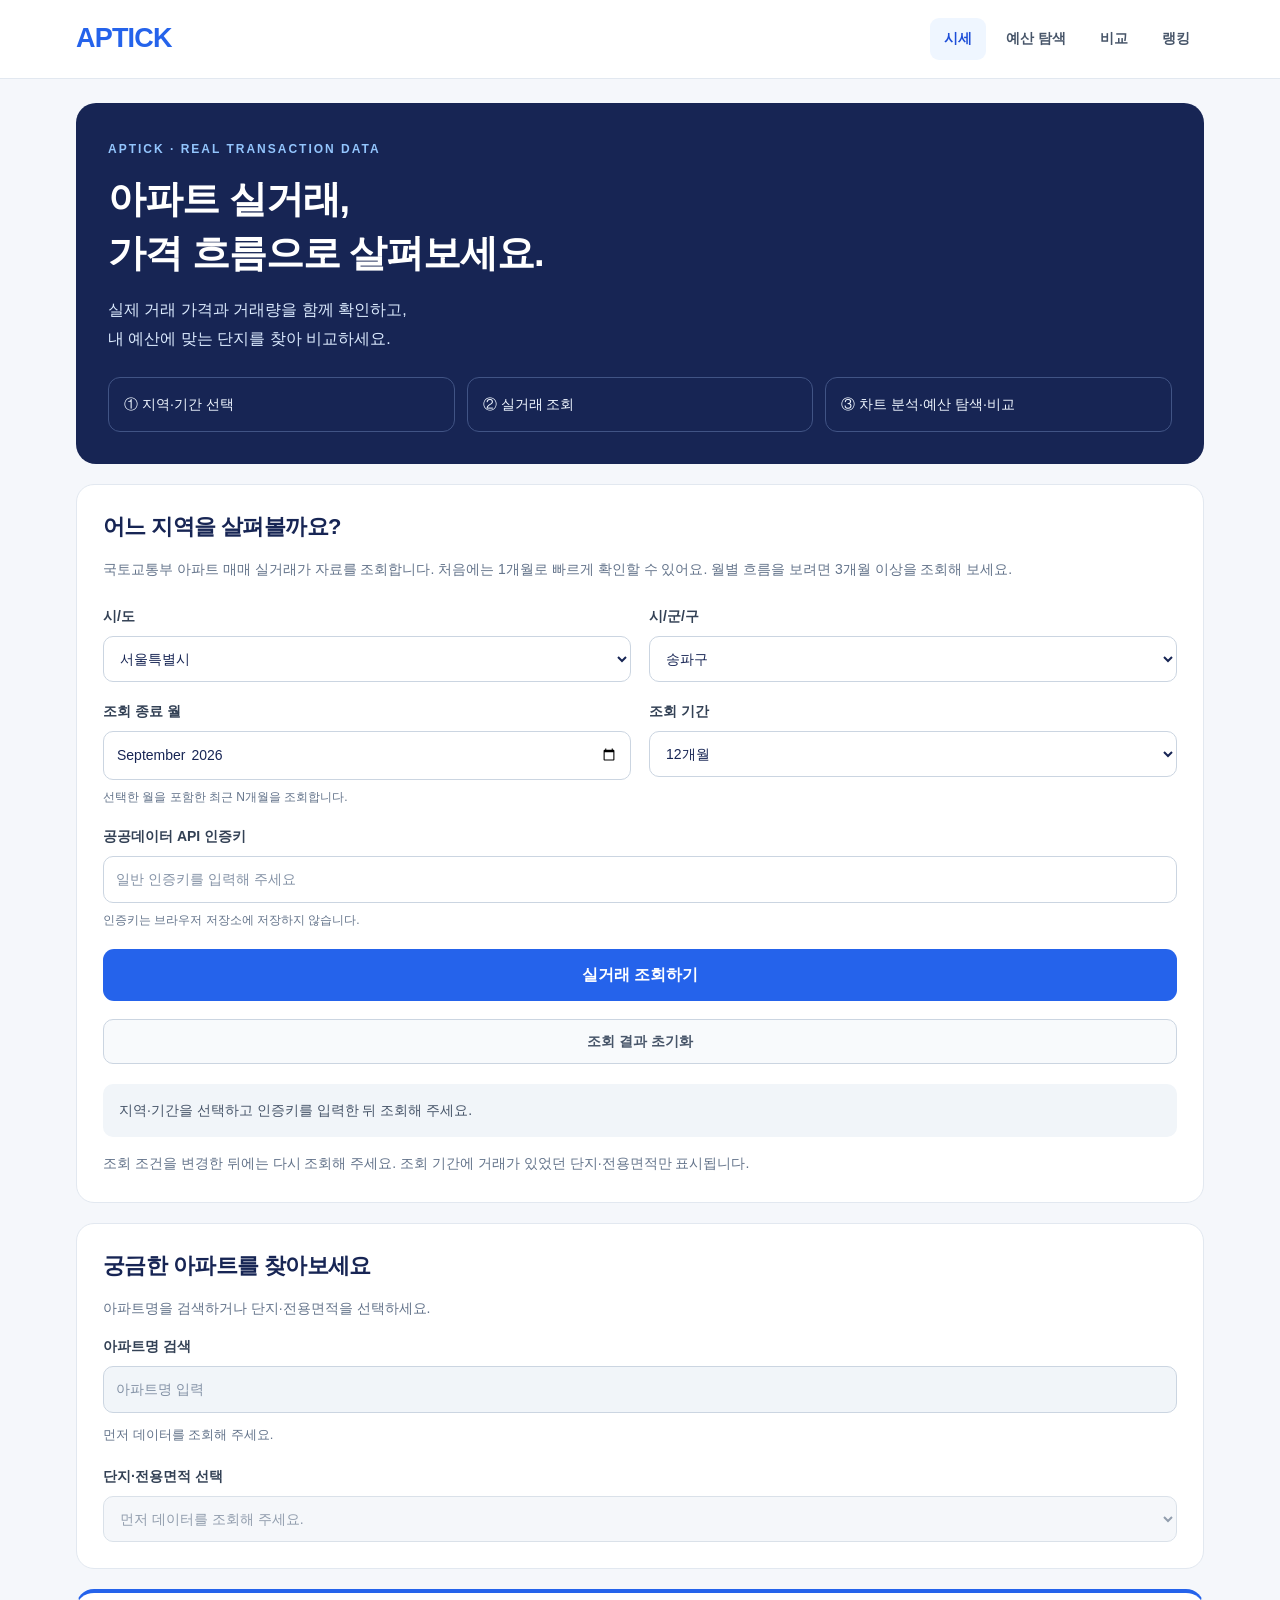
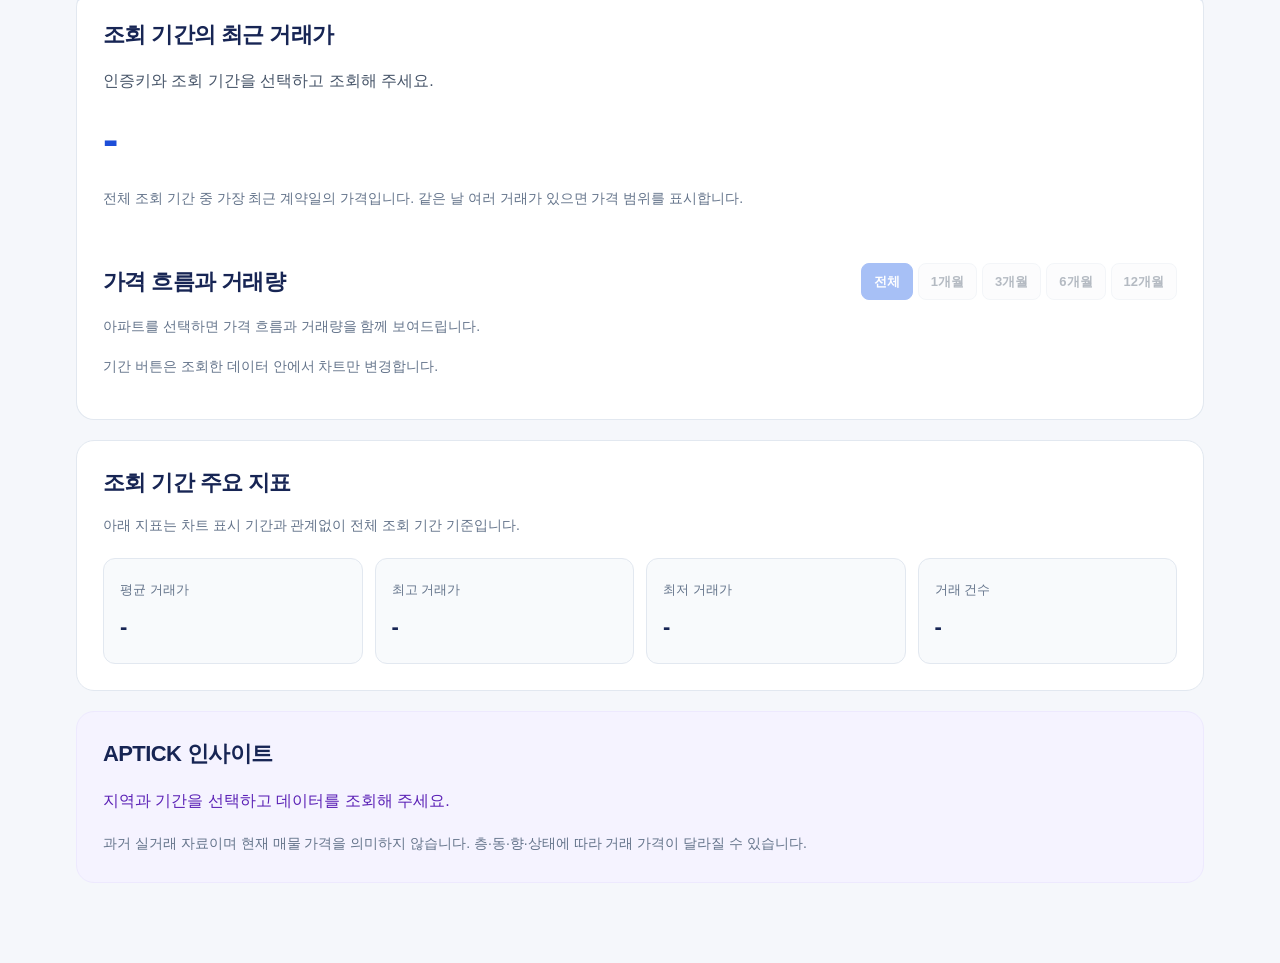
<file: index.html>
<!DOCTYPE html>
<html lang="ko">
<head>
  <meta charset="UTF-8">
  <meta name="viewport" content="width=device-width, initial-scale=1.0">
  <title>APTICK - 시세</title>
  <link rel="stylesheet" href="css/style.css">

  <style>
    .market-page {
      max-width: 1160px;
      margin: auto;
      padding: 24px 16px 60px;
      color: #172554;
    }

    .market-page * {
      box-sizing: border-box;
    }

    .market-page section {
      min-width: 0;
      margin-bottom: 20px;
      padding: 26px;
      border: 1px solid #e2e8f0;
      border-radius: 18px;
      background: white;
    }

    .market-page h2 {
      margin: 0 0 12px;
      font-size: 22px;
      letter-spacing: -0.5px;
    }

    .market-page .muted {
      color: #64748b;
      font-size: 14px;
      line-height: 1.8;
    }

    .market-page .hero {
      padding: 36px;
      border: 0;
      background: #172554;
      color: white;
    }

    .market-page .hero h2 {
      margin: 14px 0;
      color: white;
      font-size: clamp(27px, 4vw, 40px);
      line-height: 1.4;
    }

    .market-page .hero p {
      color: #dbeafe;
      line-height: 1.8;
    }

    .market-page .eyebrow {
      color: #93c5fd;
      font-size: 12px;
      font-weight: 800;
      letter-spacing: 2px;
    }

    .market-page .steps {
      display: grid;
      grid-template-columns: repeat(3, minmax(0, 1fr));
      gap: 12px;
      margin: 24px 0 0;
      padding: 0;
      list-style: none;
    }

    .market-page .steps li {
      padding: 15px;
      border: 1px solid #415485;
      border-radius: 12px;
      color: #eff6ff;
      font-size: 14px;
    }

    .market-page .query-grid {
      display: grid;
      grid-template-columns: repeat(2, minmax(0, 1fr));
      gap: 18px;
      margin-top: 22px;
    }

    .market-page .query-grid > p {
      min-width: 0;
      margin: 0;
    }

    .market-page label {
      display: block;
      margin-bottom: 8px;
      color: #334155;
      font-size: 14px;
      font-weight: 700;
    }

    .market-page input,
    .market-page select {
      width: 100%;
      min-height: 46px;
      margin: 0;
      padding: 11px 12px;
      border: 1px solid #cbd5e1;
      border-radius: 10px;
      background: white;
      color: #172554;
      font: inherit;
      font-size: 14px;
    }

    .market-page :focus-visible {
      outline: 3px solid #93c5fd;
      outline-offset: 3px;
    }

    .market-page input:disabled,
    .market-page select:disabled {
      background: #f1f5f9;
      color: #64748b;
    }

    .market-page .field-help {
      display: block;
      margin-top: 7px;
      color: #64748b;
      font-size: 12px;
      line-height: 1.7;
    }

    .market-page .key-field,
    .market-page #loadButton {
      grid-column: 1 / -1;
    }

    .market-page #loadButton {
      width: 100%;
      min-height: 50px;
      padding: 14px 20px;
      border: 0;
      border-radius: 11px;
      background: #2563eb;
      color: white;
      font-size: 16px;
      font-weight: 700;
      cursor: pointer;
    }

    .market-page #loadButton:disabled {
      background: #94a3b8;
      cursor: wait;
    }

    .market-page #loadStatus {
      margin: 20px 0 0;
      padding: 14px 16px;
      border-radius: 10px;
      background: #f1f5f9;
      color: #475569;
      font-size: 14px;
      line-height: 1.8;
      overflow-wrap: anywhere;
    }

    .market-page .result-banner {
      border-color: #bfdbfe;
      background: #eff6ff;
    }

    .market-page .result-banner h2 {
      color: #1d4ed8;
    }

    .market-page .next-actions {
      display: flex;
      flex-wrap: wrap;
      gap: 10px;
      margin-top: 18px;
    }

    .market-page .action-link {
      display: inline-block;
      padding: 12px 16px;
      border: 1px solid #2563eb;
      border-radius: 10px;
      background: #2563eb;
      color: white;
      text-decoration: none;
      font-size: 14px;
      font-weight: 700;
    }

    .market-page .action-link.secondary {
      border-color: #bfdbfe;
      background: white;
      color: #1d4ed8;
    }

    .market-page #searchResults {
      display: flex;
      flex-wrap: wrap;
      gap: 8px;
      margin: 14px 0 22px;
      padding: 0;
      list-style: none;
    }

    .market-page #searchResults button {
      padding: 9px 12px;
      border: 1px solid #dbeafe;
      border-radius: 9px;
      background: #eff6ff;
      color: #1d4ed8;
      font-size: 13px;
      text-align: left;
      cursor: pointer;
    }

    .market-page #searchResults li {
      max-width: 100%;
      color: #64748b;
      font-size: 13px;
      line-height: 1.7;
    }

    .market-page .latest-section {
      margin-bottom: 0;
      border-top: 4px solid #2563eb;
      border-bottom: 0;
      border-radius: 18px 18px 0 0;
    }

    .market-page #selectedApartmentName {
      color: #475569;
      line-height: 1.7;
      overflow-wrap: anywhere;
    }

    .market-page #latestPrice {
      display: block;
      margin: 16px 0;
      color: #1d4ed8;
      font-size: clamp(30px, 5vw, 46px);
      letter-spacing: -1px;
      overflow-wrap: anywhere;
    }

    .market-page .price-chart-section {
      border-top: 0;
      border-radius: 0 0 18px 18px;
    }

    .market-page .chart-toolbar {
      display: flex;
      justify-content: space-between;
      align-items: center;
      flex-wrap: wrap;
      gap: 12px;
      margin-bottom: 12px;
    }

    .market-page .chart-toolbar h2 {
      margin: 0;
    }

    .market-page .period-buttons {
      display: flex;
      flex-wrap: wrap;
      gap: 5px;
    }

    .market-page .period-buttons button {
      padding: 8px 12px;
      border: 1px solid #e2e8f0;
      border-radius: 8px;
      background: #f8fafc;
      color: #475569;
      font-size: 13px;
      cursor: pointer;
    }

    .market-page .period-buttons button[aria-pressed="true"] {
      border-color: #2563eb;
      background: #2563eb;
      color: white;
    }

    .market-page .period-buttons button:disabled {
      opacity: 0.4;
      cursor: not-allowed;
    }

    .market-page .chart-scroll {
      overflow-x: auto;
    }

    .market-page .chart-scroll svg {
      min-width: 560px;
    }

    .market-page .stats-grid {
      display: grid;
      grid-template-columns: repeat(4, minmax(0, 1fr));
      gap: 12px;
      margin: 20px 0 0;
    }

    .market-page .stat-card {
      min-width: 0;
      padding: 20px 16px;
      border: 1px solid #e2e8f0;
      border-radius: 12px;
      background: #f8fafc;
    }

    .market-page .stat-card dt {
      margin: 0 0 12px;
      padding: 0;
      border: 0;
      color: #64748b;
      font-size: 13px;
    }

    .market-page .stat-card dd {
      margin: 0;
      padding: 0;
      border: 0;
      color: #172554;
      font-size: clamp(17px, 2vw, 22px);
      font-weight: 800;
      line-height: 1.5;
      overflow-wrap: anywhere;
    }

    .market-page .insight-section {
      background: #f5f3ff;
      border-color: #ede9fe;
    }

    .market-page #insightText {
      color: #5b21b6;
      line-height: 1.9;
    }

    .market-page [hidden] {
      display: none !important;
    }

    @media (max-width: 700px) {
      .market-page .hero,
      .market-page section {
        padding: 22px;
      }

      .market-page .steps,
      .market-page .query-grid {
        grid-template-columns: 1fr;
      }

      .market-page .stats-grid {
        grid-template-columns: repeat(2, minmax(0, 1fr));
      }

      .market-page .next-actions {
        flex-direction: column;
      }

      .market-page .action-link {
        text-align: center;
      }
    }
  </style>
</head>

<body>
  <header>
    <h1>APTICK</h1>

    <nav aria-label="주 메뉴">
      <a href="index.html" aria-current="page">시세</a>
      <a href="budget.html">예산 탐색</a>
      <a href="compare.html">비교</a>
      <a href="ranking.html">랭킹</a>
    </nav>
  </header>

  <main class="market-page">
    <section class="hero">
      <span class="eyebrow">APTICK · REAL TRANSACTION DATA</span>
      <h2>아파트 실거래,<br>가격 흐름으로 살펴보세요.</h2>
      <p>
        실제 거래 가격과 거래량을 함께 확인하고,<br>
        내 예산에 맞는 단지를 찾아 비교하세요.
      </p>

      <ol class="steps">
        <li>① 지역·기간 선택</li>
        <li>② 실거래 조회</li>
        <li>③ 차트 분석·예산 탐색·비교</li>
      </ol>
    </section>

    <section>
      <h2>어느 지역을 살펴볼까요?</h2>
      <p class="muted">
        국토교통부 아파트 매매 실거래가 자료를 조회합니다.
        처음에는 1개월로 빠르게 확인할 수 있어요.
        월별 흐름을 보려면 3개월 이상을 조회해 보세요.
      </p>

      <div class="query-grid">
        <p>
          <label for="sidoSelect">시/도</label>
          <select id="sidoSelect">
            <option value="11">서울특별시</option>
          </select>
        </p>

        <p>
          <label for="sigunguSelect">시/군/구</label>
          <select id="sigunguSelect">
            <option value="11710">송파구</option>
          </select>
        </p>

        <p>
          <label for="queryMonth">조회 종료 월</label>
          <input
            id="queryMonth"
            type="month"
            value="2026-09"
            aria-describedby="monthHelp"
          >
          <small id="monthHelp" class="field-help">
            선택한 월을 포함한 최근 N개월을 조회합니다.
          </small>
        </p>

        <p class="key-field">
          <label for="serviceKeyInput">공공데이터 API 인증키</label>
          <input
            id="serviceKeyInput"
            type="password"
            autocomplete="off"
            placeholder="일반 인증키를 입력해 주세요"
            aria-describedby="keyHelp"
          >
          <small id="keyHelp" class="field-help">
            인증키는 브라우저 저장소에 저장하지 않습니다.
          </small>
        </p>

        <button id="loadButton" type="button">실거래 조회하기</button>
      </div>

      <p id="loadStatus" role="status">
        지역·기간을 선택하고 인증키를 입력한 뒤 조회해 주세요.
      </p>

      <p class="muted">
        조회 조건을 변경한 뒤에는 다시 조회해 주세요.
        조회 기간에 거래가 있었던 단지·전용면적만 표시됩니다.
      </p>
    </section>

    <section id="resultBanner" class="result-banner" hidden>
      <h2 id="resultTitle">실제 거래를 불러왔어요.</h2>
      <p id="resultMeta" class="muted"></p>

      <p id="resultConditionNote" class="muted" hidden>
        조회 조건이 변경됐어요.
        아래 결과는 이전 조회 기준입니다. 새 조건으로 다시 조회해 주세요.
      </p>

      <div id="nextActions" class="next-actions">
        <a class="action-link" href="budget.html">
          내 예산으로 찾아보기 →
        </a>
        <a class="action-link secondary" href="compare.html">
          아파트 비교하기 →
        </a>
        <a class="action-link secondary" href="ranking.html">
          거래 랭킹 보기 →
        </a>
      </div>
    </section>

    <section>
      <h2>궁금한 아파트를 찾아보세요</h2>
      <p class="muted">
        아파트명을 검색하거나 단지·전용면적을 선택하세요.
      </p>

      <label for="aptSearchInput">아파트명 검색</label>
      <input
        id="aptSearchInput"
        type="search"
        placeholder="예: 엘시티"
        disabled
      >

      <ul id="searchResults"></ul>

      <label for="aptSelect">단지·전용면적 선택</label>
      <select id="aptSelect" disabled>
        <option value="">먼저 데이터를 조회해 주세요.</option>
      </select>
    </section>

    <section class="latest-section" aria-live="polite">
      <h2>조회 기간의 최근 거래가</h2>
      <p id="selectedApartmentName">아파트를 선택해 주세요.</p>
      <strong id="latestPrice">-</strong>
      <p class="muted">
        전체 조회 기간 중 가장 최근 계약일의 가격입니다.
        같은 날 여러 거래가 있으면 가격 범위를 표시합니다.
      </p>
    </section>

    <section class="price-chart-section">
      <div class="chart-toolbar">
        <h2>가격 흐름과 거래량</h2>

        <div
          id="chartPeriodButtons"
          class="period-buttons"
          role="group"
          aria-label="차트 표시 기간"
        >
          <button type="button" data-period="all" aria-pressed="true" disabled>
            전체
          </button>
          <button type="button" data-period="1" aria-pressed="false" disabled>
            1개월
          </button>
          <button type="button" data-period="3" aria-pressed="false" disabled>
            3개월
          </button>
          <button type="button" data-period="6" aria-pressed="false" disabled>
            6개월
          </button>
          <button type="button" data-period="12" aria-pressed="false" disabled>
            12개월
          </button>
        </div>
      </div>

      <p id="chartDescription" class="muted">
        아파트를 선택해 주세요.
      </p>

      <p id="chartPeriodNote" class="muted">
        기간 버튼은 조회한 데이터 안에서 차트만 변경합니다.
      </p>

      <div class="chart-scroll">
        <svg
          id="priceChart"
          viewBox="0 0 860 470"
          role="img"
          aria-label="월별 평균 거래가와 거래량"
          style="width:100%;height:auto;display:none"
        ></svg>
      </div>

      <p id="combinedChartHint" class="muted" hidden>
        차트에 마우스를 올리거나 터치하면 상세 정보를 볼 수 있어요.
        차트를 선택한 뒤 좌우 방향키로도 이동할 수 있어요.
        좁은 화면에서는 차트를 좌우로 스크롤할 수 있어요.
      </p>

      <details id="combinedChartTable" hidden>
        <summary>표시 기간의 월별 가격·거래량 표로 보기</summary>

        <div style="overflow-x:auto">
          <table style="width:100%;border-collapse:collapse">
            <caption>월별 실제 거래 집계</caption>
            <thead>
              <tr>
                <th scope="col">계약월</th>
                <th scope="col">평균 거래가</th>
                <th scope="col">거래 건수</th>
              </tr>
            </thead>
            <tbody id="combinedChartTableBody"></tbody>
          </table>
        </div>
      </details>

      <p id="chartAccessibleStatus" role="status"
         style="position:absolute;width:1px;height:1px;overflow:hidden;clip-path:inset(50%)">
      </p>
    </section>

    <section>
      <h2>조회 기간 주요 지표</h2>
      <p class="muted">
        아래 지표는 차트 표시 기간과 관계없이 전체 조회 기간 기준입니다.
      </p>

      <dl class="stats-grid">
        <div class="stat-card">
          <dt>평균 거래가</dt>
          <dd id="periodAverage">-</dd>
        </div>
        <div class="stat-card">
          <dt>최고 거래가</dt>
          <dd id="periodHigh">-</dd>
        </div>
        <div class="stat-card">
          <dt>최저 거래가</dt>
          <dd id="periodLow">-</dd>
        </div>
        <div class="stat-card">
          <dt>거래 건수</dt>
          <dd id="tradeCount">-</dd>
        </div>
      </dl>
    </section>

    <!-- 기존 main.js가 참조하는 거래량 요소는 유지 -->
    <section hidden>
      <h2>월별 거래량</h2>
      <p id="volumeDescription"></p>
      <svg id="volumeChart" viewBox="0 0 800 320"></svg>
      <p>거래량은 가격 차트 아래에 함께 표시합니다.</p>
    </section>

    <section class="insight-section">
      <h2>APTICK 인사이트</h2>
      <p id="insightText">데이터를 조회해 주세요.</p>
      <p class="muted">
        과거 실거래 자료이며 현재 매물 가격을 의미하지 않습니다.
        층·동·향·상태에 따라 거래 가격이 달라질 수 있습니다.
      </p>
    </section>
  </main>

  <script src="js/regions.js"></script>
  <script src="js/api.js"></script>
  <script src="js/charts.js"></script>
  <script src="js/main.js"></script>

  <script>
    (() => {
      "use strict";

      const $ = id => document.getElementById(id);
      let displayedDataset = null;

      const periodSelect = $("periodSelect");

      if (periodSelect) {
        const periodField = periodSelect.closest("p");
        const monthField = $("queryMonth").closest("p");

        if (periodField && monthField) {
          monthField.after(periodField);
        }
      }

      function readDataset() {
        try {
          const data = JSON.parse(
            sessionStorage.getItem("aptick.actualTrades.v2")
          );

          if (
            !data ||
            data.version !== 2 ||
            data.source !== "molit" ||
            !Array.isArray(data.months) ||
            !data.months.length ||
            !Array.isArray(data.apartments)
          ) {
            return null;
          }

          return data;
        } catch {
          return null;
        }
      }

      function regionName(code) {
        const option = Array.from($("sigunguSelect").options)
          .find(item => item.value === code);

        if (!option) return "지역 코드 " + code;

        const sido = $("sidoSelect").selectedOptions[0]?.textContent || "";

        return sido === option.textContent
          ? sido
          : (sido + " " + option.textContent).trim();
      }

      function updateConditionNote() {
        if (!displayedDataset) return;

        const data = displayedDataset;

        $("resultConditionNote").hidden = !(
          $("sigunguSelect").value !== data.regionCode ||
          $("queryMonth").value.replace("-", "") !==
            data.months[data.months.length - 1] ||
          Number($("periodSelect")?.value) !== data.months.length
        );
      }

      function updateResultBanner() {
        const status = $("loadStatus").textContent;

        const completed =
          status.startsWith("저장 결과 복원") ||
          (
            status.includes("유효한 거래") &&
            status.includes("저장 완료")
          );

        if (!completed) {
          displayedDataset = null;
          $("resultBanner").hidden = true;
          return;
        }

        const data = readDataset();

        if (!data) {
          displayedDataset = null;
          $("resultBanner").hidden = true;
          return;
        }

        const name = data.regionName || regionName(data.regionCode);

        // 다른 페이지에서도 지역명을 사용할 수 있도록 보관
        if (!data.regionName && !name.startsWith("지역 코드")) {
          data.regionName = name;

          try {
            sessionStorage.setItem(
              "aptick.actualTrades.v2",
              JSON.stringify(data)
            );
          } catch {
            // 이름 저장에 실패해도 현재 조회 결과는 표시
          }
        }

        displayedDataset = data;

        const count = data.apartments.reduce(
          (sum, apartment) => sum + apartment.trades.length,
          0
        );

        const first = data.months[0];
        const last = data.months[data.months.length - 1];

        $("resultTitle").textContent = name + " 조회 결과";

        $("resultMeta").textContent =
          first.slice(0, 4) + "." + first.slice(4) +
          " ~ " + last.slice(0, 4) + "." + last.slice(4) +
          " · 거래 " + count.toLocaleString("ko-KR") +
          "건 · 단지·면적 " +
          data.apartments.length.toLocaleString("ko-KR") + "개";

        $("nextActions").hidden = count === 0;
        $("resultBanner").hidden = false;
        updateConditionNote();
      }

      new MutationObserver(updateResultBanner).observe(
        $("loadStatus"),
        { childList: true, characterData: true, subtree: true }
      );

      [
        $("sidoSelect"),
        $("sigunguSelect"),
        $("queryMonth"),
        $("periodSelect")
      ].filter(Boolean).forEach(control => {
        control.addEventListener("change", updateConditionNote);
      });

      if (document.readyState === "loading") {
        document.addEventListener("DOMContentLoaded", updateResultBanner);
      } else {
        updateResultBanner();
      }
    })();
  </script>
</body>
</html>
</file>
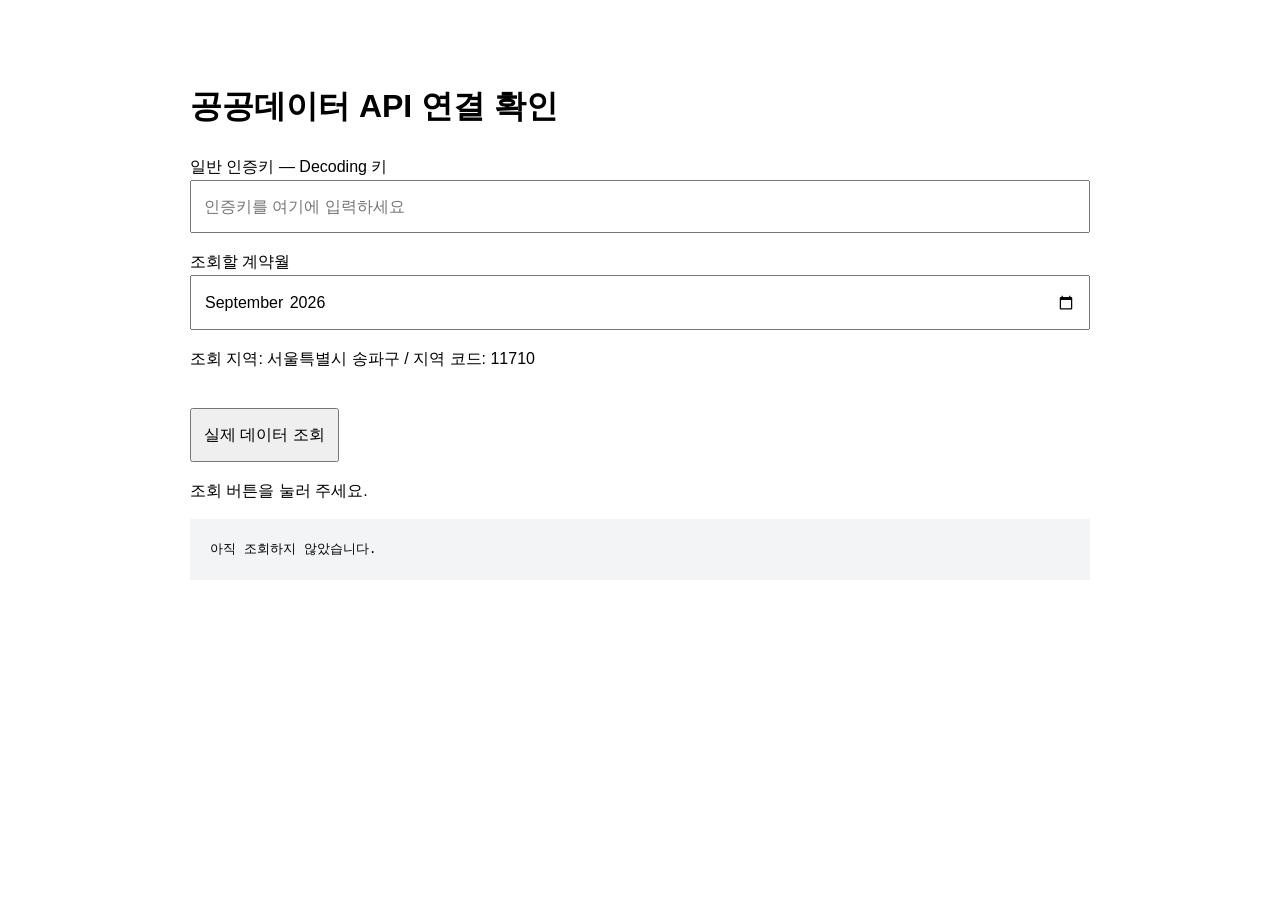
<file: api-test.html>
<!DOCTYPE html>
<html lang="ko">
<head>
  <meta charset="UTF-8">
  <meta name="viewport" content="width=device-width, initial-scale=1.0">
  <title>APTICK - API 연결 확인</title>

  <style>
    body {
      max-width: 900px;
      margin: 40px auto;
      padding: 20px;
      font-family: Arial, "맑은 고딕", sans-serif;
      line-height: 1.6;
    }

    label {
      display: block;
      margin-top: 16px;
    }

    input,
    button {
      box-sizing: border-box;
      padding: 12px;
      font: inherit;
    }

    input {
      width: 100%;
    }

    button {
      margin-top: 20px;
      cursor: pointer;
    }

    pre {
      padding: 20px;
      background: #f3f4f6;
      white-space: pre-wrap;
      overflow-wrap: anywhere;
    }
  </style>
</head>
<body>
  <h1>공공데이터 API 연결 확인</h1>

  <label for="serviceKey">일반 인증키 — Decoding 키</label>
  <input
    id="serviceKey"
    type="password"
    autocomplete="off"
    placeholder="인증키를 여기에 입력하세요"
  >

  <label for="dealMonth">조회할 계약월</label>
  <input id="dealMonth" type="month" value="2026-09">

  <p>조회 지역: 서울특별시 송파구 / 지역 코드: 11710</p>

  <button id="testButton" type="button">실제 데이터 조회</button>

  <p id="status" role="status">조회 버튼을 눌러 주세요.</p>
  <pre id="result">아직 조회하지 않았습니다.</pre>

  <script>
    const keyInput = document.querySelector("#serviceKey");
    const monthInput = document.querySelector("#dealMonth");
    const testButton = document.querySelector("#testButton");
    const statusText = document.querySelector("#status");
    const resultText = document.querySelector("#result");

    testButton.addEventListener("click", async function () {
      const key = keyInput.value.trim();
      const month = monthInput.value.replace("-", "");

      if (!key || !/^\d{6}$/.test(month)) {
        statusText.textContent = "인증키와 조회 월을 입력해 주세요.";
        return;
      }

      const url = new URL(
        "https://apis.data.go.kr/1613000/" +
        "RTMSDataSvcAptTrade/getRTMSDataSvcAptTrade"
      );

      // Decoding 키를 넣으면 URLSearchParams가 인코딩합니다.
      url.searchParams.set("serviceKey", key);
      url.searchParams.set("LAWD_CD", "11710");
      url.searchParams.set("DEAL_YMD", month);
      url.searchParams.set("pageNo", "1");
      url.searchParams.set("numOfRows", "10");

      testButton.disabled = true;
      statusText.textContent = "조회 중입니다...";
      resultText.textContent = "";

      try {
        const response = await fetch(url, {
          signal: AbortSignal.timeout(30000)
        });

        const text = await response.text();

        // 응답은 HTML로 실행하지 않고 글자로 표시합니다.
        resultText.textContent = text;

        if (!response.ok) {
          statusText.textContent =
            "HTTP 오류가 발생했습니다. 상태 코드: " + response.status;
          return;
        }

        const xml = new DOMParser().parseFromString(
          text,
          "application/xml"
        );

        if (xml.querySelector("parsererror")) {
          statusText.textContent =
            "응답을 받았지만 올바른 XML이 아닙니다.";
          return;
        }

        const code =
          xml.querySelector("resultCode")?.textContent.trim();

        const message =
          xml.querySelector("resultMsg")?.textContent.trim() ||
          xml.querySelector("returnAuthMsg")?.textContent.trim() ||
          "아래 응답 내용을 확인해 주세요.";

        if (code !== "000" && code !== "00") {
          statusText.textContent = "API 응답: " + message;
          return;
        }

        const count = xml.querySelectorAll("item").length;
        const total =
          xml.querySelector("totalCount")?.textContent.trim() || "?";

        statusText.textContent =
          "연결 성공! 전체 " + total +
          "건 중 " + count + "건을 받았습니다.";
      } catch (error) {
        statusText.textContent = "요청을 완료하지 못했습니다.";

        resultText.textContent =
          error.name === "TimeoutError"
            ? "응답 대기시간 30초를 초과했습니다."
            : "네트워크 연결 또는 브라우저의 요청 제한을 확인해야 합니다. " +
              "개발자 도구 콘솔의 오류 내용을 확인해 주세요.";
      } finally {
        testButton.disabled = false;
      }
    });
  </script>
</body>
</html>
</file>
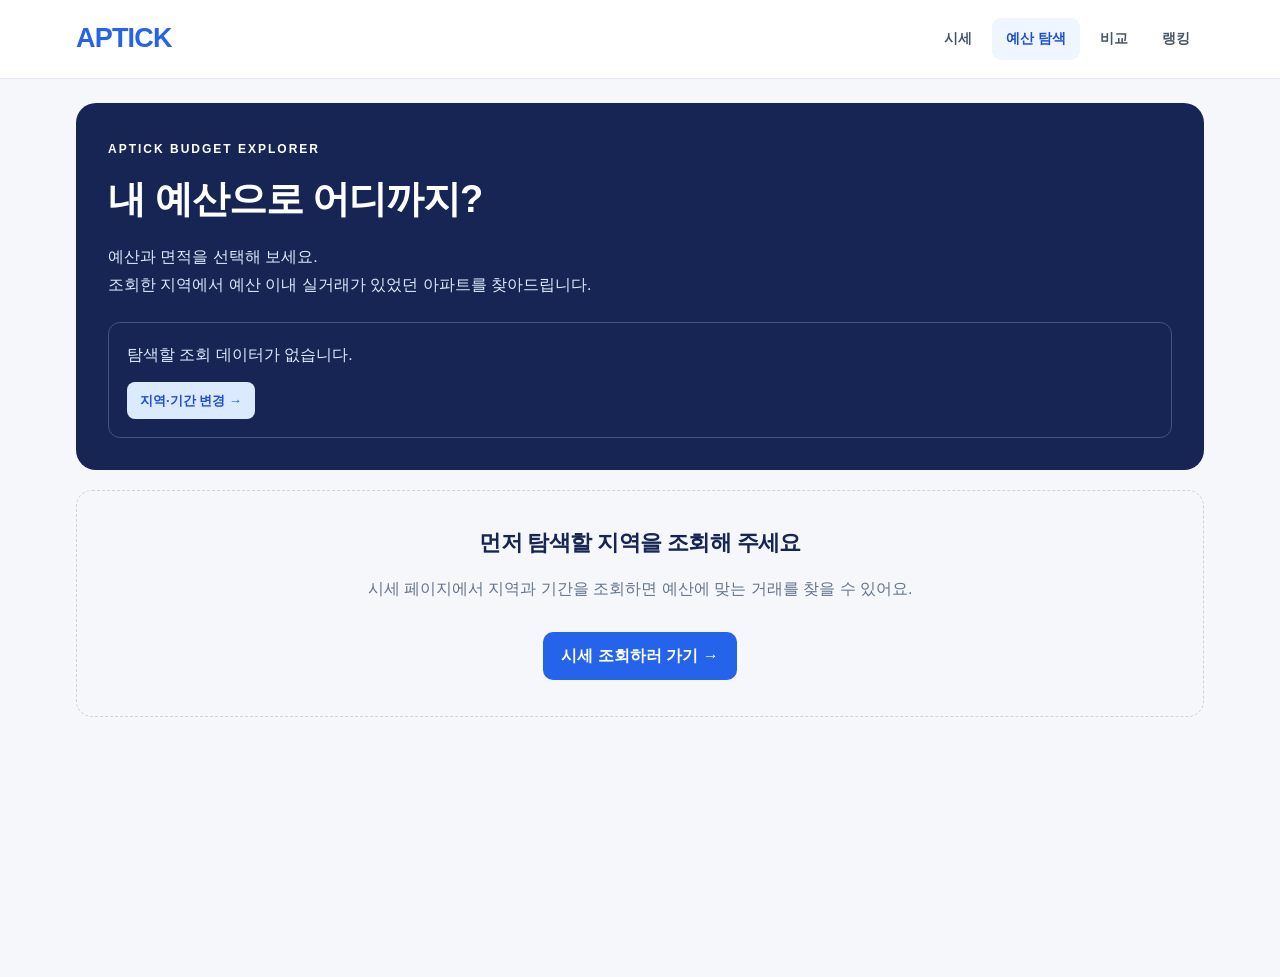
<file: budget.html>
<!DOCTYPE html>
<html lang="ko">
<head>
  <meta charset="UTF-8">
  <meta name="viewport" content="width=device-width, initial-scale=1.0">
  <title>APTICK - 예산 탐색</title>
  <link rel="stylesheet" href="css/style.css">

  <style>
    .budget-page {
      max-width: 1160px;
      margin: auto;
      padding: 24px 16px 260px;
      color: #172554;
    }

    .budget-page *,
    .compare-dock *,
    .toast {
      box-sizing: border-box;
    }

    .budget-page .hero {
      padding: 32px;
      border: 0;
      border-radius: 20px;
      background: #172554;
      color: white;
    }

    .budget-page .hero h2 {
      margin: 12px 0;
      color: white;
      font-size: clamp(26px, 4vw, 40px);
    }

    .budget-page .hero p {
      color: #dbeafe;
      line-height: 1.8;
    }

    .budget-page .eyebrow {
      font-size: 12px;
      font-weight: 800;
      letter-spacing: 2px;
    }

    .budget-page .dataset-box {
      margin-top: 22px;
      padding: 18px;
      border: 1px solid #415485;
      border-radius: 12px;
    }

    .budget-page .dataset-box p {
      margin: 0 0 12px;
    }

    .budget-page .change-link {
      display: inline-block;
      padding: 9px 13px;
      border-radius: 8px;
      background: #dbeafe;
      color: #1d4ed8;
      text-decoration: none;
      font-size: 13px;
      font-weight: 700;
    }

    .budget-page .panel {
      margin-top: 20px;
      padding: 24px;
      border: 1px solid #e2e8f0;
      border-radius: 16px;
      background: white;
    }

    .budget-page .muted {
      color: #64748b;
      font-size: 14px;
      line-height: 1.8;
    }

    .budget-page label {
      display: block;
      margin-bottom: 8px;
      font-size: 14px;
      font-weight: 700;
    }

    .budget-page select {
      width: 100%;
      min-height: 44px;
      padding: 11px 12px;
      border: 1px solid #cbd5e1;
      border-radius: 10px;
      background: white;
      color: #172554;
      font-size: 14px;
    }

    .budget-page .budget-top,
    .budget-page .results-top {
      display: flex;
      justify-content: space-between;
      align-items: center;
      flex-wrap: wrap;
      gap: 16px;
    }

    .budget-page .budget-value {
      color: #2563eb;
      font-size: 34px;
      font-weight: 800;
    }

    .budget-page input[type="range"] {
      display: block;
      width: 100%;
      margin: 24px 0 12px;
      padding: 0;
      accent-color: #2563eb;
      cursor: pointer;
    }

    .budget-page .range-labels {
      display: flex;
      justify-content: space-between;
      color: #64748b;
      font-size: 13px;
    }

    .budget-page .area-field {
      max-width: 400px;
      margin-top: 22px;
    }

    .budget-page .summary-grid {
      display: grid;
      grid-template-columns: repeat(3, minmax(0, 1fr));
      gap: 12px;
      margin-top: 20px;
    }

    .budget-page .summary-card {
      padding: 22px;
      border: 1px solid #dbeafe;
      border-radius: 14px;
      background: #eff6ff;
    }

    .budget-page .summary-card span {
      color: #475569;
      font-size: 13px;
    }

    .budget-page .summary-card strong {
      display: block;
      margin-top: 10px;
      color: #1d4ed8;
      font-size: 27px;
    }

    .budget-page .opportunity {
      padding: 18px;
      border-radius: 12px;
      background: #f5f3ff;
      color: #6d28d9;
      line-height: 1.8;
    }

    .budget-page .opportunity.complete {
      background: #ecfdf5;
      color: #047857;
    }

    .budget-page .results-top {
      margin: 30px 0 12px;
    }

    .budget-page .results-top h2 {
      margin: 0 0 6px;
      font-size: 22px;
    }

    .budget-page .sort-field {
      min-width: 230px;
    }

    .budget-page .result-grid {
      display: grid;
      grid-template-columns: repeat(2, minmax(0, 1fr));
      gap: 16px;
    }

    .budget-page .apartment-card {
      min-width: 0;
      padding: 24px;
      border: 2px solid #e2e8f0;
      border-radius: 16px;
      background: white;
    }

    .budget-page .selected-a {
      border-color: #2563eb;
      background: #f5f9ff;
    }

    .budget-page .selected-b {
      border-color: #7c3aed;
      background: #faf7ff;
    }

    .budget-page .selection-badge {
      display: inline-block;
      margin-bottom: 12px;
      padding: 5px 10px;
      border-radius: 8px;
      color: white;
      font-size: 12px;
      font-weight: 700;
    }

    .budget-page .selected-a .selection-badge {
      background: #2563eb;
    }

    .budget-page .selected-b .selection-badge {
      background: #7c3aed;
    }

    .budget-page .apartment-card h3 {
      margin: 0 0 8px;
      font-size: 19px;
      overflow-wrap: anywhere;
    }

    .budget-page .price {
      margin: 18px 0 6px;
      color: #1d4ed8;
      font-size: 26px;
      font-weight: 800;
    }

    .budget-page .ratio-top {
      display: flex;
      justify-content: space-between;
      gap: 8px;
      margin: 20px 0 8px;
      color: #475569;
      font-size: 13px;
    }

    .budget-page .track {
      height: 9px;
      overflow: hidden;
      border-radius: 10px;
      background: #e2e8f0;
    }

    .budget-page .fill {
      height: 100%;
      background: #2563eb;
    }

    .budget-page .card-actions {
      display: flex;
      gap: 8px;
      margin-top: 20px;
    }

    .budget-page button {
      padding: 12px 16px;
      border: 0;
      border-radius: 10px;
      font-size: 14px;
      font-weight: 700;
      cursor: pointer;
    }

    .budget-page .card-actions button {
      flex: 1;
      background: #eff6ff;
      color: #1d4ed8;
    }

    .budget-page .card-actions .button-b {
      background: #f5f3ff;
      color: #6d28d9;
    }

    .budget-page .card-actions .button-a[aria-pressed="true"] {
      background: #2563eb;
      color: white;
    }

    .budget-page .card-actions .button-b[aria-pressed="true"] {
      background: #7c3aed;
      color: white;
    }

    .budget-page .empty {
      margin-top: 20px;
      padding: 36px 20px;
      border: 1px dashed #cbd5e1;
      border-radius: 16px;
      text-align: center;
      color: #64748b;
      line-height: 1.8;
    }

    .budget-page .empty h2 {
      color: #172554;
    }

    .budget-page .start-link {
      display: inline-block;
      margin-top: 12px;
      padding: 12px 18px;
      border-radius: 10px;
      background: #2563eb;
      color: white;
      text-decoration: none;
      font-weight: 700;
    }

    .budget-page .load-more {
      display: block;
      margin: 20px auto;
      background: #e2e8f0;
      color: #172554;
    }

    .compare-dock {
      position: fixed;
      z-index: 1000;
      inset: auto 0 0;
      padding: 14px 20px;
      padding-bottom: calc(14px + env(safe-area-inset-bottom));
      border-top: 1px solid #cbd5e1;
      background: white;
      box-shadow: 0 -8px 30px rgb(15 23 42 / 10%);
      color: #172554;
    }

    .compare-dock .dock-inner {
      display: grid;
      grid-template-columns: minmax(0, 1fr) minmax(0, 1fr) auto;
      align-items: center;
      gap: 12px;
      max-width: 1128px;
      margin: auto;
    }

    .compare-dock .dock-slot {
      display: flex;
      align-items: center;
      gap: 10px;
      min-width: 0;
      padding: 12px;
      border-radius: 10px;
      background: #eff6ff;
    }

    .compare-dock .dock-slot-b {
      background: #f5f3ff;
    }

    .compare-dock .dock-letter {
      color: #2563eb;
      font-weight: 800;
    }

    .compare-dock .dock-slot-b .dock-letter {
      color: #7c3aed;
    }

    .compare-dock .dock-name {
      min-width: 0;
      flex: 1;
      overflow: hidden;
      text-overflow: ellipsis;
      white-space: nowrap;
      font-size: 13px;
    }

    .compare-dock .remove-button {
      flex-shrink: 0;
      width: 30px;
      height: 30px;
      padding: 0;
      border: 0;
      border-radius: 6px;
      background: white;
      color: #475569;
      cursor: pointer;
      font-size: 18px;
    }

    .compare-dock .compare-button {
      padding: 14px 20px;
      border: 0;
      border-radius: 10px;
      background: #2563eb;
      color: white;
      font-weight: 700;
      cursor: pointer;
    }

    .compare-dock .compare-button:disabled {
      background: #94a3b8;
      cursor: not-allowed;
    }

    .compare-dock .dock-help {
      max-width: 1128px;
      margin: 8px auto 0;
      color: #64748b;
      font-size: 12px;
    }

    .toast {
      position: fixed;
      z-index: 1100;
      top: 20px;
      left: 50%;
      width: max-content;
      max-width: calc(100% - 32px);
      padding: 15px 20px;
      transform: translateX(-50%);
      border-radius: 12px;
      background: #172554;
      color: white;
      box-shadow: 0 8px 30px rgb(15 23 42 / 20%);
      line-height: 1.7;
      pointer-events: none;
    }

    [hidden] {
      display: none !important;
    }

    @media (max-width: 700px) {
      .budget-page .hero {
        padding: 24px;
      }

      .budget-page .result-grid,
      .budget-page .summary-grid {
        grid-template-columns: 1fr;
      }

      .budget-page .sort-field {
        width: 100%;
        min-width: 0;
      }

      .compare-dock {
        padding-right: 12px;
        padding-left: 12px;
      }

      .compare-dock .dock-inner {
        grid-template-columns: minmax(0, 1fr) minmax(0, 1fr);
        gap: 8px;
      }

      .compare-dock .compare-button {
        grid-column: 1 / -1;
      }

      .compare-dock .dock-slot {
        gap: 6px;
        padding: 8px;
      }
    }
  </style>
</head>

<body>
  <header>
    <h1>APTICK</h1>

    <nav aria-label="주 메뉴">
      <a href="index.html">시세</a>
      <a href="budget.html" aria-current="page">예산 탐색</a>
      <a href="compare.html">비교</a>
      <a href="ranking.html">랭킹</a>
    </nav>
  </header>

  <main class="budget-page">
    <section class="hero">
      <span class="eyebrow">APTICK BUDGET EXPLORER</span>
      <h2>내 예산으로 어디까지?</h2>

      <p>
        예산과 면적을 선택해 보세요.<br>
        조회한 지역에서 예산 이내 실거래가 있었던 아파트를 찾아드립니다.
      </p>

      <div class="dataset-box">
        <p id="datasetInfo" role="status">
          저장된 조회 결과를 확인하고 있습니다.
        </p>

        <a class="change-link" href="index.html">
          지역·기간 변경 →
        </a>
      </div>
    </section>

    <div id="emptyState" class="empty" hidden>
      <h2>먼저 탐색할 지역을 조회해 주세요</h2>
      <p id="emptyStateText">
        시세 페이지에서 지역과 기간을 조회하면 예산에 맞는 거래를 찾을 수 있어요.
      </p>
      <a class="start-link" href="index.html">시세 조회하러 가기 →</a>
    </div>

    <div id="explorerContent" hidden>
      <section class="panel">
        <div class="budget-top">
          <label for="budgetRange">현재 선택한 예산</label>
          <output
            id="budgetValue"
            for="budgetRange"
            class="budget-value"
          >—</output>
        </div>

        <input
          id="budgetRange"
          type="range"
          min="0"
          max="1000"
          step="1000"
          value="0"
          aria-describedby="budgetHelp highestTrade"
        >

        <div class="range-labels">
          <span>0원</span>
          <span id="maximumBudget">—</span>
        </div>

        <p id="budgetHelp" class="muted">
          1,000만 원 단위로 조절합니다.
          최댓값은 현재 조회 지역·기간의 최고 거래가를
          1,000만 원 단위로 올림한 금액입니다.
          면적 필터를 바꿔도 슬라이더 범위는 유지됩니다.
        </p>

        <p id="highestTrade" class="muted"></p>

        <div class="area-field">
          <label for="areaFilter">전용면적</label>
          <select id="areaFilter">
            <option value="all">전체 면적</option>
            <option value="small">59㎡ 이하</option>
            <option value="medium">59㎡ 초과 ~ 85㎡ 이하</option>
            <option value="large">85㎡ 초과</option>
          </select>
        </div>
      </section>

      <div class="summary-grid">
        <div class="summary-card">
          <span>조건에 맞는 단지·면적</span>
          <strong id="matchCount">—</strong>
        </div>

        <div class="summary-card">
          <span>예산 이내 실제 거래</span>
          <strong id="tradeCount">—</strong>
        </div>

        <div class="summary-card">
          <span>선택 면적의 전체 단지·면적</span>
          <strong id="totalCount">—</strong>
        </div>
      </div>

      <p id="opportunityText" class="opportunity" role="status"></p>

      <div class="results-top">
        <div>
          <h2>예산에 맞는 거래 찾기</h2>
          <span id="resultCount" class="muted" role="status"></span>
        </div>

        <div class="sort-field">
          <label for="sortSelect">결과 정렬</label>
          <select id="sortSelect" aria-describedby="sortHelp">
            <option value="priceAsc">평균 가격 낮은 순</option>
            <option value="priceDesc">평균 가격 높은 순</option>
            <option value="recent">최근 거래순</option>
            <option value="count">거래 많은 순</option>
          </select>
        </div>
      </div>

      <p id="sortHelp" class="muted"></p>

      <p class="muted">
        대표 가격과 가격 정렬은 예산 이내 거래 기준입니다.
        최근 거래순도 예산 이내 거래의 최근 계약일 기준입니다.
        전체 거래 평균은 카드에 별도로 표시합니다.
      </p>

      <div id="resultGrid" class="result-grid"></div>

      <p id="emptyMessage" class="empty" hidden>
        조건에 맞는 거래가 없어요. 예산이나 면적 조건을 바꿔 보세요.
      </p>

      <button id="loadMore" class="load-more" type="button" hidden>
        결과 더 보기
      </button>

      <p class="muted">
        ※ 과거 실거래 자료이며 현재 매물이나 구매 가능 여부를 의미하지 않습니다.
        취득세·중개보수 등 추가 비용은 포함하지 않습니다.
        층·동·향·상태와 거래 시점에 따라 가격이 달라질 수 있습니다.
      </p>
    </div>
  </main>

  <aside
    id="compareDock"
    class="compare-dock"
    aria-label="선택한 비교 대상"
    hidden
  >
    <div class="dock-inner">
      <div class="dock-slot">
        <span class="dock-letter">A</span>
        <span id="selectedA" class="dock-name">선택하지 않음</span>
        <button
          id="removeA"
          class="remove-button"
          type="button"
          aria-label="비교 대상 A 해제"
          hidden
        >×</button>
      </div>

      <div class="dock-slot dock-slot-b">
        <span class="dock-letter">B</span>
        <span id="selectedB" class="dock-name">선택하지 않음</span>
        <button
          id="removeB"
          class="remove-button"
          type="button"
          aria-label="비교 대상 B 해제"
          hidden
        >×</button>
      </div>

      <button
        id="compareButton"
        class="compare-button"
        type="button"
        disabled
      >두 대상 비교하기 →</button>
    </div>

    <p id="dockHelp" class="dock-help" role="status">
      서로 다른 두 대상을 A와 B에 담아 주세요.
    </p>
  </aside>

  <div
    id="toast"
    class="toast"
    role="status"
    aria-live="polite"
    aria-atomic="true"
    hidden
  ></div>

  <script>
    (() => {
      "use strict";

      const $ = id => document.getElementById(id);
      const DATA_KEY = "aptick.actualTrades.v2";
      const FILTER_KEY = "aptick.budgetFilters.v1";
      const COMPARE_KEY = "aptick.compareSelection.v1";
      const BUDGET_STEP = 1000;

      let apartments = [];
      let dataset = null;
      let results = [];
      let visibleCount = 12;
      let selectedA = "";
      let selectedB = "";
      let toastTimer;

      const cardViews = new Map();

      function readSaved(key) {
        try {
          return JSON.parse(sessionStorage.getItem(key));
        } catch {
          return null;
        }
      }

      function writeSaved(key, value) {
        try {
          sessionStorage.setItem(key, JSON.stringify(value));
          return true;
        } catch {
          return false;
        }
      }

      function money(value) {
        const rounded = Math.round(value);

        if (rounded === 0) return "0원";

        const eok = Math.floor(rounded / 10000);
        const man = rounded % 10000;

        if (!eok) return man.toLocaleString("ko-KR") + "만 원";
        if (!man) return eok.toLocaleString("ko-KR") + "억 원";

        return eok.toLocaleString("ko-KR") + "억 " +
          man.toLocaleString("ko-KR") + "만 원";
      }

      function monthLabel(month) {
        return month.slice(0, 4) + "." + month.slice(4);
      }

      function node(tag, className, text) {
        const element = document.createElement(tag);

        if (className) element.className = className;
        if (text !== undefined) element.textContent = text;

        return element;
      }

      function toast(message) {
        clearTimeout(toastTimer);
        $("toast").textContent = message;
        $("toast").hidden = false;

        toastTimer = setTimeout(() => {
          $("toast").hidden = true;
        }, 3000);
      }

      function validDataset(data) {
        return Boolean(
          data &&
          data.version === 2 &&
          data.source === "molit" &&
          typeof data.regionCode === "string" &&
          /^\d{5}$/.test(data.regionCode) &&
          Array.isArray(data.months) &&
          [1, 3, 6, 12].includes(data.months.length) &&
          data.months.every(month =>
            typeof month === "string" &&
            /^\d{4}(0[1-9]|1[0-2])$/.test(month)
          ) &&
          Array.isArray(data.apartments) &&
          data.apartments.every(apartment =>
            apartment &&
            typeof apartment.id === "string" &&
            typeof apartment.label === "string" &&
            Number.isFinite(apartment.area) &&
            apartment.area > 0 &&
            Array.isArray(apartment.trades) &&
            apartment.trades.length > 0 &&
            apartment.trades.every(trade =>
              trade &&
              typeof trade.date === "string" &&
              /^\d{4}-\d{2}-\d{2}$/.test(trade.date) &&
              Number.isFinite(trade.price) &&
              trade.price > 0
            )
          )
        );
      }

      function displayDatasetInfo(regionName) {
        const first = dataset.months[0];
        const last = dataset.months[dataset.months.length - 1];

        $("datasetInfo").textContent =
          regionName + " · " +
          monthLabel(first) + " ~ " + monthLabel(last) +
          " · 실제 거래 데이터";
      }

      // 이전 데이터에 지역명이 없으면 기존 지역 목록에서 확인
      function resolveRegionName() {
        if (
          typeof dataset.regionName === "string" &&
          dataset.regionName.trim()
        ) {
          displayDatasetInfo(dataset.regionName);
          return;
        }

        displayDatasetInfo("지역 코드 " + dataset.regionCode);

        const sido = document.createElement("select");
        sido.id = "sidoSelect";

        const district = document.createElement("select");
        district.id = "sigunguSelect";

        const container = document.createElement("div");
        container.hidden = true;
        container.append(sido, district);
        document.body.append(container);

        let previousSelection = null;
        let canRestore = false;

        try {
          previousSelection = sessionStorage.getItem(
            "aptick.regionSelection.v1"
          );
          canRestore = true;
        } catch {
          // 저장소 접근이 제한돼도 예산 탐색은 계속 사용
        }

        function cleanup() {
          container.remove();

          if (!canRestore) return;

          try {
            if (previousSelection === null) {
              sessionStorage.removeItem("aptick.regionSelection.v1");
            } else {
              sessionStorage.setItem(
                "aptick.regionSelection.v1",
                previousSelection
              );
            }
          } catch {
            // 지역 선택 복원 실패 시 현재 결과는 유지
          }
        }

        const script = document.createElement("script");
        script.src = "js/regions.js";

        script.onload = () => {
          try {
            const sidoCode = dataset.regionCode.slice(0, 2);

            const supported = Array.from(sido.options).some(
              option => option.value === sidoCode
            );

            if (!supported) return;

            sido.value = sidoCode;
            sido.dispatchEvent(new Event("change"));

            const option = Array.from(district.options).find(
              item => item.value === dataset.regionCode
            );

            if (!option) return;

            const sidoName = sido.selectedOptions[0].textContent;

            const regionName = sidoName === option.textContent
              ? sidoName
              : sidoName + " " + option.textContent;

            displayDatasetInfo(regionName);
          } finally {
            cleanup();
          }
        };

        script.onerror = cleanup;
        document.body.append(script);
      }

      function saveSelection() {
        const previous = readSaved(COMPARE_KEY);

        return writeSaved(COMPARE_KEY, {
          a: selectedA,
          b: selectedB,
          mode: previous?.mode === "index" ? "index" : "actual"
        });
      }

      function refreshSelections() {
        cardViews.forEach((view, id) => {
          const isA = selectedA === id;
          const isB = selectedB === id;

          view.card.classList.toggle("selected-a", isA);
          view.card.classList.toggle("selected-b", isB);

          view.badge.hidden = !isA && !isB;
          view.badge.textContent = isA
            ? "✓ 비교 대상 A"
            : isB ? "✓ 비교 대상 B" : "";

          view.a.textContent = isA ? "✓ A에 담김" : "A에 담기";
          view.b.textContent = isB ? "✓ B에 담김" : "B에 담기";

          view.a.setAttribute("aria-pressed", String(isA));
          view.b.setAttribute("aria-pressed", String(isB));
        });
      }

      function updateDock() {
        const a = apartments.find(item => item.id === selectedA);
        const b = apartments.find(item => item.id === selectedB);

        $("selectedA").textContent = a ? a.label : "선택하지 않음";
        $("selectedB").textContent = b ? b.label : "선택하지 않음";
        $("selectedA").title = a?.label || "";
        $("selectedB").title = b?.label || "";

        $("removeA").hidden = !a;
        $("removeB").hidden = !b;

        const ready = Boolean(a && b && selectedA !== selectedB);
        $("compareButton").disabled = !ready;

        $("dockHelp").textContent = ready
          ? "두 대상이 준비됐어요. 비교 페이지에서는 전체 거래를 비교합니다."
          : "서로 다른 두 대상을 A와 B에 담아 주세요.";

        refreshSelections();
      }

      function choose(side, apartment) {
        const current = side === "A" ? selectedA : selectedB;
        const other = side === "A" ? selectedB : selectedA;

        if (current === apartment.id) {
          toast("이미 " + side + "에 담은 대상이에요.");
          return;
        }

        if (other === apartment.id) {
          toast("다른 쪽에 이미 담은 대상이에요. 다른 대상을 선택해 주세요.");
          return;
        }

        if (side === "A") selectedA = apartment.id;
        else selectedB = apartment.id;

        const saved = saveSelection();
        updateDock();

        toast(saved
          ? side + "에 " + apartment.label + " 담았어요."
          : "선택을 저장하지 못했어요."
        );
      }

      function matchesArea(apartment) {
        const value = $("areaFilter").value;

        if (value === "small") return apartment.area <= 59;

        if (value === "medium") {
          return apartment.area > 59 && apartment.area <= 85;
        }

        if (value === "large") return apartment.area > 85;

        return true;
      }

      function analyze(apartment, budget) {
        const affordable = apartment.trades.filter(
          trade => trade.price <= budget
        );

        if (!affordable.length) return null;

        const sum = affordable.reduce(
          (total, trade) => total + trade.price, 0
        );

        const totalSum = apartment.trades.reduce(
          (total, trade) => total + trade.price, 0
        );

        const latestDate = affordable.reduce(
          (date, trade) => trade.date > date ? trade.date : date,
          ""
        );

        let latestLow = Infinity;
        let latestHigh = -Infinity;

        affordable.forEach(trade => {
          if (trade.date === latestDate) {
            latestLow = Math.min(latestLow, trade.price);
            latestHigh = Math.max(latestHigh, trade.price);
          }
        });

        return {
          apartment,
          count: affordable.length,
          total: apartment.trades.length,
          average: sum / affordable.length,
          totalAverage: totalSum / apartment.trades.length,
          ratio: affordable.length / apartment.trades.length,
          latestDate,
          latestLow,
          latestHigh
        };
      }

      function createCard(result) {
        const apartment = result.apartment;
        const card = node("article", "apartment-card");
        const badge = node("span", "selection-badge");
        badge.hidden = true;

        card.append(
          badge,
          node("h3", "", apartment.label),
          node("p", "muted", "전용 " + apartment.area + "㎡"),
          node("p", "price", money(result.average)),
          node("p", "muted", "예산 이내 거래 평균"),
          node(
            "p",
            "muted",
            "전체 거래 평균 " + money(result.totalAverage)
          )
        );

        const ratio = node("div", "ratio-top");

        ratio.append(
          node("span", "", "예산 이내 / 전체 거래"),
          node(
            "strong",
            "",
            result.count + " / " + result.total + "건 · " +
            Math.round(result.ratio * 100) + "%"
          )
        );

        const track = node("div", "track");
        track.setAttribute("aria-hidden", "true");

        const fill = node("div", "fill");
        fill.style.width = result.ratio * 100 + "%";
        track.append(fill);

        const latest = result.latestLow === result.latestHigh
          ? money(result.latestLow)
          : money(result.latestLow) + " ~ " + money(result.latestHigh);

        const actions = node("div", "card-actions");
        const a = node("button", "button-a", "A에 담기");
        const b = node("button", "button-b", "B에 담기");

        a.type = "button";
        b.type = "button";
        a.addEventListener("click", () => choose("A", apartment));
        b.addEventListener("click", () => choose("B", apartment));

        actions.append(a, b);

        card.append(
          ratio,
          track,
          node(
            "p",
            "muted",
            "예산 이내 최근 계약 " + result.latestDate + " · " + latest
          ),
          actions
        );

        cardViews.set(apartment.id, { card, badge, a, b });
        return card;
      }

      function renderCards(append = false) {
        const grid = $("resultGrid");
        const start = append ? grid.children.length : 0;

        if (!append) {
          grid.replaceChildren();
          cardViews.clear();
        }

        results.slice(start, visibleCount).forEach(result => {
          grid.append(createCard(result));
        });

        $("loadMore").hidden = visibleCount >= results.length;

        $("resultCount").textContent =
          "총 " + results.length.toLocaleString("ko-KR") +
          "개 중 " +
          Math.min(visibleCount, results.length).toLocaleString("ko-KR") +
          "개 표시";

        refreshSelections();
      }

      function updateBudgetMessage(candidates, budget) {
        const message = $("opportunityText");
        message.classList.remove("complete");

        if (!candidates.length) {
          message.textContent =
            "선택한 면적에 해당하는 거래 데이터가 없어요. 면적 조건을 바꿔 보세요.";
          return;
        }

        const allAffordable = candidates.every(apartment => {
          return apartment.trades.every(trade => trade.price <= budget);
        });

        if (allAffordable) {
          message.classList.add("complete");
          message.textContent =
            "선택한 면적의 모든 거래가 현재 예산 이내입니다.";
          return;
        }

        // 슬라이더 최댓값을 넘지 않는 범위에서 예산 증가 효과 확인
        const nextBudget = Math.min(
          budget + 10000,
          Number($("budgetRange").max)
        );

        const moreCount = candidates.filter(apartment => {
          return apartment.trades.some(
            trade => trade.price <= nextBudget
          );
        }).length;

        const increase = nextBudget - budget;

        if (moreCount > results.length) {
          message.textContent =
            "예산을 " + money(increase) + " 올리면 단지·면적 선택지가 " +
            results.length + "개 → " + moreCount + "개로 늘어나요.";
        } else {
          message.textContent =
            "예산을 " + money(increase) +
            " 올려도 새로 추가되는 단지·면적은 없어요. " +
            "이미 표시된 단지의 예산 이내 거래 건수는 늘어날 수 있어요.";
        }
      }

      function update() {
        const budget = Number($("budgetRange").value);
        const candidates = apartments.filter(matchesArea);
        const sort = $("sortSelect").value;

        $("budgetValue").textContent = money(budget);
        $("budgetRange").setAttribute("aria-valuetext", money(budget));

        results = candidates
          .map(apartment => analyze(apartment, budget))
          .filter(Boolean);

        results.sort((a, b) => {
          let difference = 0;

          if (sort === "priceAsc") difference = a.average - b.average;
          if (sort === "priceDesc") difference = b.average - a.average;

          if (sort === "recent") {
            difference = b.latestDate.localeCompare(a.latestDate);
          }

          if (sort === "count") difference = b.count - a.count;

          return difference ||
            a.apartment.label.localeCompare(b.apartment.label, "ko");
        });

        const descriptions = {
          priceAsc: "예산 이내 거래 평균 가격이 낮은 순서입니다.",
          priceDesc: "예산 이내 거래 평균 가격이 높은 순서입니다.",
          recent: "예산 이내 거래 중 최근 계약일이 최신인 순서입니다.",
          count: "예산 이내 거래 건수가 많은 순서입니다."
        };

        $("sortHelp").textContent = descriptions[sort];

        $("matchCount").textContent =
          results.length.toLocaleString("ko-KR") + "개";

        $("tradeCount").textContent = results
          .reduce((sum, item) => sum + item.count, 0)
          .toLocaleString("ko-KR") + "건";

        $("totalCount").textContent =
          candidates.length.toLocaleString("ko-KR") + "개";

        updateBudgetMessage(candidates, budget);

        $("emptyMessage").hidden = results.length > 0;
        $("emptyMessage").textContent = candidates.length
          ? "조건에 맞는 거래가 없어요. 예산을 높이거나 면적 조건을 바꿔 보세요."
          : "선택한 면적에 해당하는 거래가 없어요. 면적 조건을 바꿔 보세요.";

        visibleCount = 12;
        renderCards();

        writeSaved(FILTER_KEY, {
          budget,
          area: $("areaFilter").value,
          sort
        });
      }

      function showEmpty(message) {
        $("datasetInfo").textContent = "탐색할 조회 데이터가 없습니다.";
        $("emptyStateText").textContent = message;
        $("emptyState").hidden = false;
        $("explorerContent").hidden = true;
        $("compareDock").hidden = true;
      }

      function initialize() {
        const data = readSaved(DATA_KEY);

        if (!data) {
          showEmpty(
            "시세 페이지에서 지역과 기간을 조회하면 예산에 맞는 거래를 찾을 수 있어요."
          );
          return;
        }

        if (!validDataset(data)) {
          showEmpty(
            "저장된 데이터를 읽을 수 없어요. 시세에서 다시 조회해 주세요."
          );
          return;
        }

        dataset = data;
        apartments = data.apartments;
        resolveRegionName();

        if (!apartments.length) {
          $("emptyStateText").textContent =
            "조회 기간에 분석할 거래가 없어요. 다른 지역이나 기간으로 조회해 주세요.";
          $("emptyState").hidden = false;
          return;
        }

        let maximumPrice = 0;

        apartments.forEach(apartment => {
          apartment.trades.forEach(trade => {
            maximumPrice = Math.max(maximumPrice, trade.price);
          });
        });

        // 만 원 단위 가격을 1,000만 원 단위로 올림
        const maximumBudget =
          Math.ceil(maximumPrice / BUDGET_STEP) * BUDGET_STEP;

        $("budgetRange").max = String(maximumBudget);
        $("budgetRange").step = String(BUDGET_STEP);

        $("maximumBudget").textContent =
          "최대 " + money(maximumBudget);

        $("highestTrade").textContent =
          "현재 조회 데이터의 최고 거래가: " + money(maximumPrice);

        const filters = readSaved(FILTER_KEY);
        const initial = Number.isFinite(filters?.budget)
          ? filters.budget
          : Math.min(70000, maximumBudget);

        $("budgetRange").value = String(
          Math.min(
            maximumBudget,
            Math.max(
              0,
              Math.round(initial / BUDGET_STEP) * BUDGET_STEP
            )
          )
        );

        if (["all", "small", "medium", "large"].includes(filters?.area)) {
          $("areaFilter").value = filters.area;
        }

        const sort = filters?.sort === "price"
          ? "priceAsc"
          : filters?.sort;

        if (["priceAsc", "priceDesc", "recent", "count"].includes(sort)) {
          $("sortSelect").value = sort;
        }

        const selection = readSaved(COMPARE_KEY);

        selectedA = apartments.some(item => item.id === selection?.a)
          ? selection.a
          : "";

        selectedB = apartments.some(item => item.id === selection?.b)
          ? selection.b
          : "";

        if (selectedA === selectedB) selectedB = "";

        $("explorerContent").hidden = false;
        $("compareDock").hidden = false;
        $("emptyState").hidden = true;

        update();
        updateDock();
      }

      $("budgetRange").addEventListener("input", update);
      $("areaFilter").addEventListener("change", update);
      $("sortSelect").addEventListener("change", update);

      $("loadMore").addEventListener("click", () => {
        visibleCount += 12;
        renderCards(true);
      });

      ["A", "B"].forEach(side => {
        $("remove" + side).addEventListener("click", () => {
          if (side === "A") selectedA = "";
          else selectedB = "";

          const saved = saveSelection();
          updateDock();
          $("budgetRange").focus();

          toast(saved
            ? side + " 선택을 해제했어요."
            : "선택을 해제했지만 저장하지 못했어요."
          );
        });
      });

      $("compareButton").addEventListener("click", () => {
        if (!selectedA || !selectedB || selectedA === selectedB) {
          return;
        }

        const stored = readSaved(DATA_KEY);

        if (
          !validDataset(stored) ||
          stored.regionCode !== dataset.regionCode ||
          stored.fetchedAt !== dataset.fetchedAt ||
          JSON.stringify(stored.months) !== JSON.stringify(dataset.months)
        ) {
          toast("조회 데이터가 변경됐어요. 페이지를 새로고침해 주세요.");
          return;
        }

        if (!saveSelection()) {
          toast("비교 대상을 저장하지 못했어요.");
          return;
        }

        window.location.href = "compare.html";
      });

      initialize();
    })();
  </script>
</body>
</html>
</file>
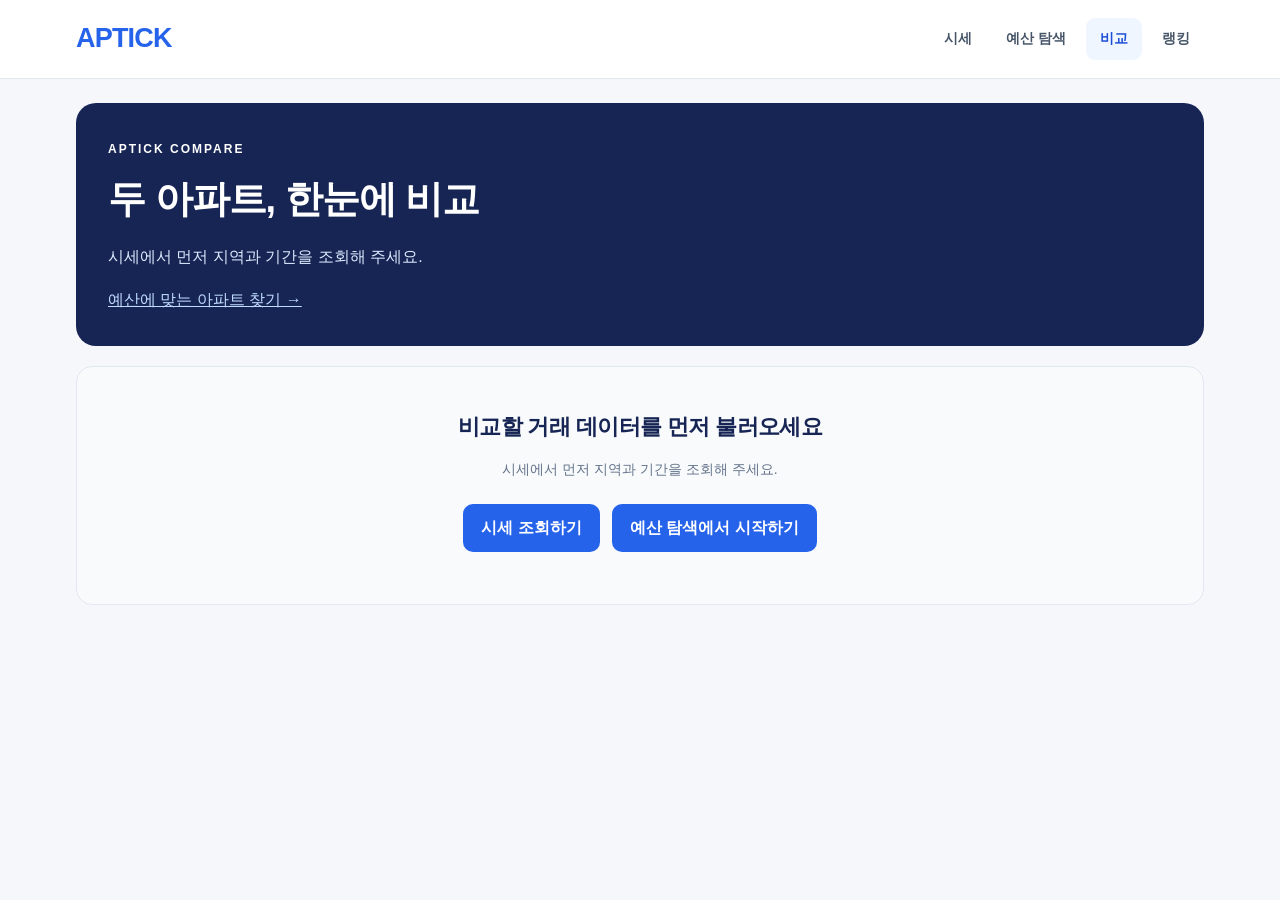
<file: compare.html>
<!DOCTYPE html>
<html lang="ko">
<head>
  <meta charset="UTF-8">
  <meta name="viewport" content="width=device-width, initial-scale=1.0">
  <title>APTICK - 아파트 비교</title>
  <link rel="stylesheet" href="css/style.css">

  <style>
    .compare-page {
      max-width: 1160px;
    }

    .compare-page h2 {
      letter-spacing: -0.5px;
    }

    .compare-page .muted {
      color: #64748b;
      font-size: 14px;
      line-height: 1.8;
    }

    .compare-page .intro {
      background: #172554;
      color: white;
      border: 0;
    }

    .compare-page .intro h2 {
      color: white;
      font-size: clamp(25px, 4vw, 36px);
      margin: 8px 0;
    }

    .compare-page .intro p {
      color: #cbd5e1;
      line-height: 1.8;
    }

    .compare-page .intro a {
      color: #bfdbfe;
    }

    .compare-page .eyebrow {
      font-size: 12px;
      font-weight: 700;
      letter-spacing: 2px;
    }

    .compare-grid {
      display: grid;
      grid-template-columns: minmax(0, 1fr) minmax(0, 1fr);
      gap: 16px;
    }

    .compare-grid section {
      min-width: 0;
    }

    .compare-page .card-a {
      border-top: 4px solid #2563eb;
    }

    .compare-page .card-b {
      border-top: 4px solid #7c3aed;
    }

    .compare-page .badge {
      display: inline-block;
      padding: 4px 10px;
      border-radius: 6px;
      font-size: 13px;
      font-weight: 700;
    }

    .compare-page .badge-a {
      background: #eff6ff;
      color: #1d4ed8;
    }

    .compare-page .badge-b {
      background: #f5f3ff;
      color: #6d28d9;
    }

    .compare-page select {
      width: 100%;
      margin: 12px 0 16px;
      font-size: 14px;
    }

    .compare-page .big-price {
      font-size: clamp(24px, 3.5vw, 34px);
      font-weight: 750;
      letter-spacing: -1px;
      overflow-wrap: anywhere;
    }

    .compare-page .card-a .big-price {
      color: #1d4ed8;
    }

    .compare-page .card-b .big-price {
      color: #6d28d9;
    }

    .compare-page .price-label {
      margin: 0 0 4px;
      font-size: 13px;
      color: #64748b;
    }

    .compare-page .card-note {
      min-height: 24px;
    }

    .compare-page dl {
      grid-template-columns: minmax(0, 1fr) minmax(0, 1.4fr);
      font-size: 14px;
    }

    .compare-page dt,
    .compare-page dd {
      padding: 10px 0;
    }

    .compare-page .difference {
      background: #f8fafc;
    }

    .compare-page .difference strong {
      display: block;
      margin: 8px 0;
      font-size: clamp(25px, 4vw, 36px);
    }

    .compare-page .chart-top {
      display: flex;
      justify-content: space-between;
      align-items: center;
      flex-wrap: wrap;
      gap: 12px;
    }

    .compare-page .chart-top h2 {
      margin: 0;
    }

    .compare-page .mode-buttons {
      display: flex;
      gap: 4px;
      padding: 4px;
      border-radius: 10px;
      background: #f1f5f9;
    }

    .compare-page .mode-buttons button {
      padding: 8px 12px;
      background: transparent;
      color: #475569;
      font-size: 13px;
    }

    .compare-page .mode-buttons button[aria-pressed="true"] {
      background: white;
      color: #172554;
      box-shadow: 0 1px 4px #cbd5e1;
    }

    .compare-page .legend {
      display: flex;
      flex-wrap: wrap;
      gap: 20px;
      margin: 18px 0 8px;
      font-size: 13px;
    }

    .compare-page .legend span {
      display: inline-flex;
      align-items: center;
      gap: 7px;
    }

    .compare-page .swatch {
      display: inline-block;
      width: 22px;
      border-top: 3px solid #2563eb;
    }

    .compare-page .swatch-b {
      border-color: #7c3aed;
      border-top-style: dashed;
    }

    .compare-page .chart-scroll {
      overflow-x: auto;
    }

    .compare-page svg {
      display: block;
      width: 100%;
      min-width: 570px;
    }

    .compare-page .metric-grid {
      display: grid;
      grid-template-columns: repeat(3, minmax(0, 1fr));
      gap: 16px;
    }

    .compare-page .metric {
      padding: 18px;
      border: 1px solid #e2e8f0;
      border-radius: 12px;
    }

    .compare-page .metric h3 {
      margin: 0 0 14px;
      font-size: 14px;
    }

    .compare-page .bar-row {
      margin: 12px 0;
    }

    .compare-page .bar-label {
      display: flex;
      justify-content: space-between;
      gap: 8px;
      margin-bottom: 5px;
      font-size: 12px;
    }

    .compare-page .bar-track {
      height: 9px;
      overflow: hidden;
      border-radius: 8px;
      background: #f1f5f9;
    }

    .compare-page .bar {
      height: 100%;
      border-radius: 8px;
    }

    .compare-page .bar-a {
      background: #2563eb;
    }

    .compare-page .bar-b {
      background: #7c3aed;
    }

    .compare-page details {
      margin-top: 18px;
    }

    .compare-page summary {
      cursor: pointer;
      color: #475569;
      font-size: 14px;
    }

    .compare-page table {
      width: 100%;
      border-collapse: collapse;
      margin-top: 12px;
      font-size: 13px;
    }

    .compare-page th,
    .compare-page td {
      padding: 12px 8px;
      border-bottom: 1px solid #e2e8f0;
      text-align: right;
      white-space: nowrap;
    }

    .compare-page th:first-child,
    .compare-page td:first-child {
      text-align: left;
    }

    .compare-page .empty {
      padding: 32px 12px;
      text-align: center;
      color: #64748b;
    }

    .compare-page .empty-state {
      padding: 44px 24px;
      text-align: center;
      background: #f8fafc;
    }

    .compare-page .start-link {
      display: inline-block;
      margin: 8px 4px;
      padding: 12px 18px;
      border-radius: 10px;
      background: #2563eb;
      color: white;
      text-decoration: none;
      font-weight: 700;
    }

    .compare-page [hidden] {
      display: none !important;
    }

    @media (max-width: 700px) {
      .compare-grid,
      .compare-page .metric-grid {
        grid-template-columns: 1fr;
      }

      .compare-page .card-note {
        min-height: 0;
      }
    }
  </style>
</head>

<body>
  <header>
    <h1>APTICK</h1>
    <nav aria-label="주 메뉴">
      <a href="index.html">시세</a>
      <a href="budget.html">예산 탐색</a>
      <a href="compare.html" aria-current="page">비교</a>
      <a href="ranking.html">랭킹</a>
    </nav>
  </header>

  <main class="compare-page">
    <section class="intro">
      <span class="eyebrow">APTICK COMPARE</span>
      <h2>두 아파트, 한눈에 비교</h2>
      <p id="datasetInfo" role="status">조회 데이터를 확인하고 있습니다.</p>
      <a href="budget.html">예산에 맞는 아파트 찾기 →</a>
    </section>

    <section id="emptyState" class="empty-state" hidden>
      <h2>비교할 거래 데이터를 먼저 불러오세요</h2>
      <p id="emptyText" class="muted">
        지역과 기간을 조회하면 두 단지·전용면적의 가격을 비교할 수 있어요.
      </p>
      <a class="start-link" href="index.html">시세 조회하기</a>
      <a class="start-link" href="budget.html">예산 탐색에서 시작하기</a>
    </section>

    <div id="comparisonContent" hidden>
      <p class="muted">
        비교 페이지는 예산 초과 거래를 포함한 전체 거래를 분석합니다.
        예산 탐색의 ‘예산 이내 거래 평균’과 다를 수 있습니다.
      </p>

      <div class="compare-grid">
        <section class="card-a">
          <label class="badge badge-a" for="aptASelect">A · 비교 대상</label>
          <select id="aptASelect" disabled aria-label="아파트 A 선택"></select>
          <p class="price-label">조회 기간 전체 평균 거래가</p>
          <div class="big-price" id="averageA">—</div>
          <p class="muted card-note" id="noteA"></p>
          <dl>
            <dt>평균 ㎡당 가격</dt><dd id="unitA">—</dd>
            <dt>최고 / 최저</dt><dd id="rangeA">—</dd>
            <dt>최근 계약일</dt><dd id="dateA">—</dd>
            <dt>최근일 가격 범위</dt><dd id="latestA">—</dd>
          </dl>
        </section>

        <section class="card-b">
          <label class="badge badge-b" for="aptBSelect">B · 비교 대상</label>
          <select id="aptBSelect" disabled aria-label="아파트 B 선택"></select>
          <p class="price-label">조회 기간 전체 평균 거래가</p>
          <div class="big-price" id="averageB">—</div>
          <p class="muted card-note" id="noteB"></p>
          <dl>
            <dt>평균 ㎡당 가격</dt><dd id="unitB">—</dd>
            <dt>최고 / 최저</dt><dd id="rangeB">—</dd>
            <dt>최근 계약일</dt><dd id="dateB">—</dd>
            <dt>최근일 가격 범위</dt><dd id="latestB">—</dd>
          </dl>
        </section>
      </div>

      <section class="difference" aria-live="polite">
        <span class="muted">전체 평균 거래가 차이</span>
        <strong id="differenceValue">—</strong>
        <p id="comparisonText"></p>
      </section>

      <section>
        <div class="chart-top">
          <h2>월별 가격 흐름</h2>
          <div class="mode-buttons" role="group" aria-label="가격 그래프 보기">
            <button id="actualMode" type="button" aria-pressed="true">
              실제 가격
            </button>
            <button id="indexMode" type="button" aria-pressed="false">
              기준월 100
            </button>
          </div>
        </div>

        <div class="legend">
          <span>
            <i class="swatch" aria-hidden="true"></i>
            <span id="legendA">A</span>
          </span>
          <span>
            <i class="swatch swatch-b" aria-hidden="true"></i>
            <span id="legendB">B</span>
          </span>
        </div>

        <p class="muted" id="chartNote"></p>

        <div class="chart-scroll">
          <svg
            id="comparisonChart"
            viewBox="0 0 860 350"
            role="img"
            aria-label="두 아파트의 월별 가격 비교"
          ></svg>
        </div>

        <p class="empty" id="chartEmpty">비교 대상을 선택해 주세요.</p>

        <details>
          <summary>월별 평균가·거래 건수 표로 보기</summary>
          <div class="chart-scroll">
            <table>
              <caption>평균 거래가 단위: 만 원. —는 거래 없음.</caption>
              <thead>
                <tr>
                  <th scope="col">계약월</th>
                  <th scope="col">A 평균가</th>
                  <th scope="col">A 건수</th>
                  <th scope="col">B 평균가</th>
                  <th scope="col">B 건수</th>
                </tr>
              </thead>
              <tbody id="monthlyBody"></tbody>
            </table>
          </div>
        </details>
      </section>

      <section>
        <h2>항목별 비교</h2>
        <p class="muted">
          각 항목에서 큰 값을 막대의 최대로 표시합니다.
          항목 간 막대 길이는 같은 척도가 아닙니다.
        </p>
        <div id="metricBars" class="metric-grid"></div>
      </section>

      <section>
        <h2>비교 기준</h2>
        <p class="muted">
          단지·전용면적별 실제 거래를 분석합니다.
          면적, 거래 시점, 층·동·향·상태와 표본 수에 따라 가격이 다릅니다.
          기준월 100은 월별 평균가의 상대적 변화이며
          동일 주택의 수익률이 아닙니다.
          거래가 없는 달은 선을 연결하지 않습니다.
        </p>
      </section>
    </div>
  </main>

  <!-- 기존 비교 계산·그래프·선택 유지 기능 -->
  <script src="js/compare.js"></script>

  <script>
    (() => {
      const info = document.getElementById("datasetInfo");
      const content = document.getElementById("comparisonContent");
      const empty = document.getElementById("emptyState");
      const select = document.getElementById("aptASelect");

      let data = null;

      try {
        data = JSON.parse(sessionStorage.getItem("aptick.actualTrades.v2"));
      } catch {}

      // 기존 compare.js가 데이터 검사를 통과했는지 확인
      if (select.disabled || select.options.length === 0) {
        empty.hidden = false;
        content.hidden = true;
        document.getElementById("emptyText").textContent =
          info.textContent || "시세 또는 예산 탐색에서 먼저 조회해 주세요.";
        return;
      }

      content.hidden = false;
      empty.hidden = true;

      function lookupRegionName(code) {
        if (data?.regionName) return data.regionName;

        const select = document.createElement("select");
        select.id = "sidoSelect";

        const district = document.createElement("select");
        district.id = "sigunguSelect";

        const container = document.createElement("div");
        container.hidden = true;
        container.append(select, district);
        document.body.append(container);

        const script = document.createElement("script");
        script.src = "js/regions.js";

        script.onload = () => {
          const sidoCode = String(code).slice(0, 2);

          if (!Array.from(select.options).some(o => o.value === sidoCode)) {
            container.remove();
            return;
          }

          select.value = sidoCode;
          select.dispatchEvent(new Event("change"));

          const option = Array.from(district.options)
            .find(o => o.value === code);

          if (option) {
            const sidoName = select.selectedOptions[0].textContent;
            const name = sidoName === option.textContent
              ? sidoName
              : sidoName + " " + option.textContent;

            info.textContent = info.textContent.replace(
              "지역 코드 " + code, name
            );
          }

          container.remove();
        };

        script.onerror = () => container.remove();
        document.body.append(script);
        return "";
      }

      const name = lookupRegionName(data?.regionCode);

      if (name) {
        info.textContent = info.textContent.replace(
          "지역 코드 " + data.regionCode, name
        );
      }
    })();
  </script>
</body>
</html>
</file>
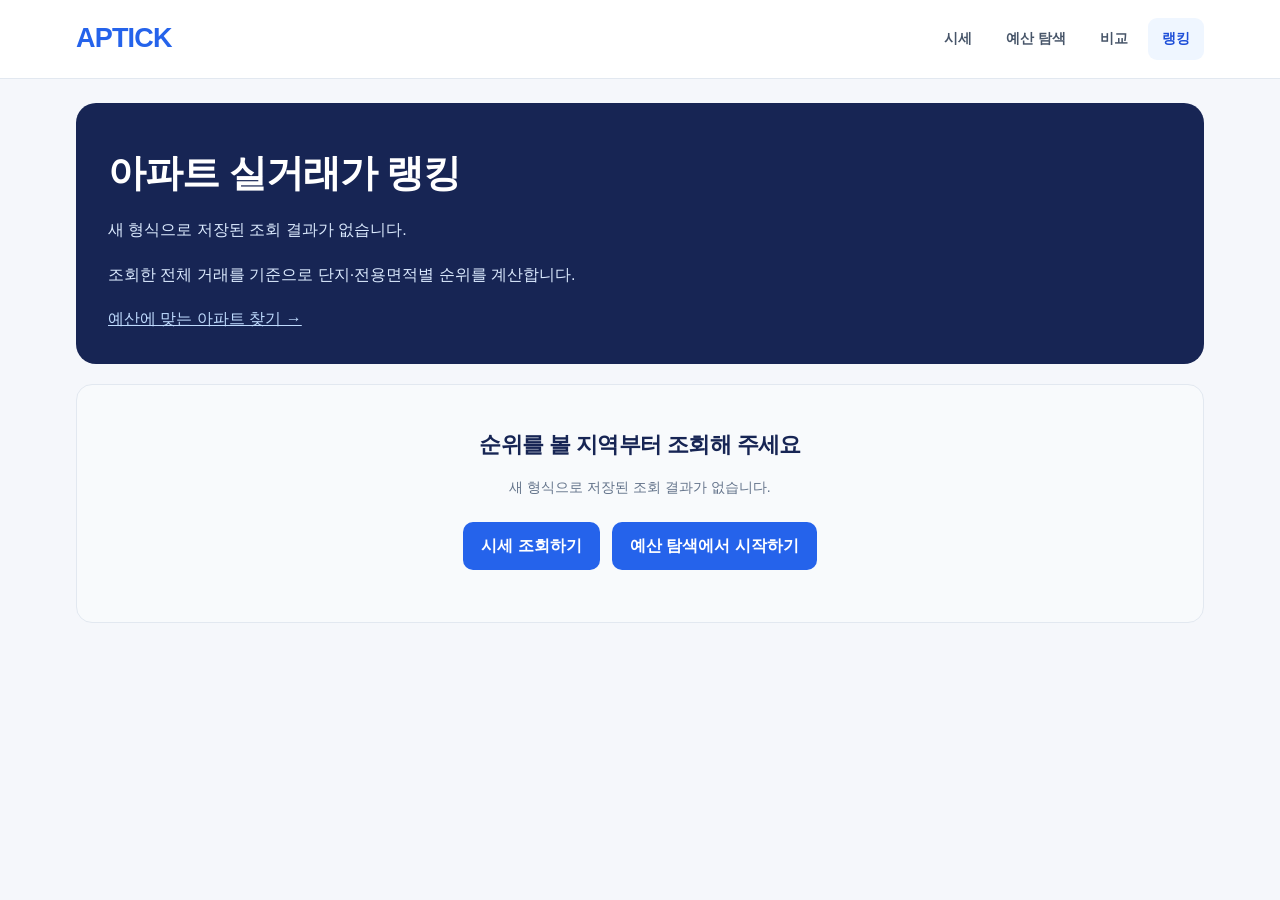
<file: ranking.html>
<!DOCTYPE html>
<html lang="ko">
<head>
  <meta charset="UTF-8">
  <meta name="viewport" content="width=device-width, initial-scale=1.0">
  <title>APTICK - 랭킹</title>
  <link rel="stylesheet" href="css/style.css">

  <style>
    .ranking-page {
      max-width: 1160px;
      margin: auto;
      padding: 24px 16px 60px;
      color: #172554;
    }

    .ranking-page .hero {
      padding: 32px;
      border: 0;
      border-radius: 20px;
      background: #172554;
      color: white;
    }

    .ranking-page .hero h2 {
      color: white;
      font-size: clamp(26px, 4vw, 36px);
    }

    .ranking-page .hero p {
      color: #dbeafe;
      line-height: 1.8;
    }

    .ranking-page .hero a {
      color: #bfdbfe;
    }

    .ranking-page .muted {
      color: #64748b;
      font-size: 14px;
      line-height: 1.8;
    }

    .ranking-page .filters {
      display: grid;
      grid-template-columns: repeat(2, minmax(0, 1fr));
      gap: 16px;
    }

    .ranking-page label {
      display: block;
      margin-bottom: 8px;
      font-size: 14px;
      font-weight: 700;
    }

    .ranking-page select {
      box-sizing: border-box;
      width: 100%;
      padding: 12px;
      border: 1px solid #cbd5e1;
      border-radius: 10px;
      background: white;
      color: #172554;
    }

    .ranking-page .table-scroll {
      overflow-x: auto;
    }

    .ranking-page table {
      width: 100%;
      border-collapse: collapse;
      font-size: 14px;
    }

    .ranking-page th,
    .ranking-page td {
      padding: 15px 12px;
      border-bottom: 1px solid #e2e8f0;
      text-align: right;
      white-space: nowrap;
    }

    .ranking-page th:nth-child(2),
    .ranking-page td:nth-child(2) {
      text-align: left;
    }

    .ranking-page thead {
      background: #eff6ff;
      color: #1d4ed8;
    }

    .ranking-page .empty-state {
      padding: 44px 24px;
      text-align: center;
      background: #f8fafc;
    }

    .ranking-page .start-link {
      display: inline-block;
      margin: 8px 4px;
      padding: 12px 18px;
      border-radius: 10px;
      background: #2563eb;
      color: white;
      text-decoration: none;
      font-weight: 700;
    }

    .ranking-page [hidden] {
      display: none !important;
    }

    @media (max-width: 700px) {
      .ranking-page .filters {
        grid-template-columns: 1fr;
      }
    }
  </style>
</head>

<body>
  <header>
    <h1>APTICK</h1>

    <nav aria-label="주 메뉴">
      <a href="index.html">시세</a>
      <a href="budget.html">예산 탐색</a>
      <a href="compare.html">비교</a>
      <a href="ranking.html" aria-current="page">랭킹</a>
    </nav>
  </header>

  <main class="ranking-page">
    <section class="hero">
      <h2>아파트 실거래가 랭킹</h2>
      <p id="datasetInfo" role="status"></p>
      <p>
        조회한 전체 거래를 기준으로 단지·전용면적별 순위를 계산합니다.
      </p>
      <a href="budget.html">예산에 맞는 아파트 찾기 →</a>
    </section>

    <section id="emptyState" class="empty-state" hidden>
      <h2>순위를 볼 지역부터 조회해 주세요</h2>

      <p id="emptyText" class="muted">
        지역과 기간을 조회하면 평균 가격과 거래 건수 순위를 볼 수 있어요.
      </p>

      <a class="start-link" href="index.html">시세 조회하기</a>
      <a class="start-link" href="budget.html">예산 탐색에서 시작하기</a>
    </section>

    <div id="rankingContent" hidden>
      <section>
        <h2>랭킹 조건</h2>

        <div class="filters">
          <p>
            <label for="rankingCriteria">정렬 기준</label>

            <select id="rankingCriteria" disabled>
              <option value="average">평균 거래가 높은 순</option>
              <option value="unitPrice">평균 ㎡당 거래가 높은 순</option>
              <option value="count">거래 건수 많은 순</option>
            </select>
          </p>

          <p>
            <label for="areaFilter">전용면적</label>

            <select id="areaFilter" disabled>
              <option value="all">전체 면적</option>
              <option value="under60">60㎡ 미만</option>
              <option value="60to85">60㎡ 이상 ~ 85㎡ 이하</option>
              <option value="over85">85㎡ 초과</option>
            </select>
          </p>
        </div>

        <p class="muted">
          예산 탐색의 예산 필터는 적용하지 않습니다.
          전체 면적에서는 크기가 다른 주택이 함께 표시됩니다.
          ㎡당 가격도 층·동·향·상태의 차이를 보정한 지표는 아닙니다.
        </p>
      </section>

      <section>
        <h2>랭킹 목록</h2>
        <p id="rankingDescription" aria-live="polite"></p>

        <div class="table-scroll">
          <table>
            <caption>조회 기간의 단지·전용면적별 거래 순위</caption>

            <thead>
              <tr>
                <th scope="col">순위</th>
                <th scope="col">단지·면적</th>
                <th scope="col">평균 거래가</th>
                <th scope="col">평균 ㎡당 가격</th>
                <th scope="col">거래 건수</th>
              </tr>
            </thead>

            <tbody id="rankingBody"></tbody>
          </table>
        </div>

        <p class="muted">
          가격 지표는 만 원 단위로 반올림한 값을 기준으로 순위를 정합니다.
          같은 값은 공동 순위이며, 투자 가치나 수익률 순위가 아닙니다.
        </p>
      </section>
    </div>
  </main>

  <script src="js/ranking.js"></script>

  <script>
    (() => {
      "use strict";

      const info = document.getElementById("datasetInfo");
      const content = document.getElementById("rankingContent");
      const empty = document.getElementById("emptyState");
      const criteria = document.getElementById("rankingCriteria");

      let data = null;

      try {
        data = JSON.parse(
          sessionStorage.getItem("aptick.actualTrades.v2")
        );
      } catch {
        // 저장된 데이터를 읽을 수 없으면 조회 안내 표시
      }

      if (
        criteria.disabled ||
        !Array.isArray(data?.apartments) ||
        data.apartments.length === 0
      ) {
        content.hidden = true;
        empty.hidden = false;

        document.getElementById("emptyText").textContent =
          info.textContent.trim() ||
          "시세 또는 예산 탐색에서 먼저 지역과 기간을 조회해 주세요.";

        return;
      }

      content.hidden = false;
      empty.hidden = true;

      function displayRegion(name) {
        if (
          !name ||
          !Array.isArray(data.months) ||
          !data.months.length
        ) {
          return;
        }

        const first = data.months[0];
        const last = data.months[data.months.length - 1];

        info.textContent =
          name + " · " +
          first.slice(0, 4) + "." + first.slice(4) +
          " ~ " + last.slice(0, 4) + "." + last.slice(4) +
          " · 실제 거래 데이터";
      }

      if (data.regionName) {
        displayRegion(data.regionName);
        return;
      }

      // 이전 데이터에 지역명이 없으면 기존 지역 목록에서 찾기
      const sido = document.createElement("select");
      sido.id = "sidoSelect";

      const district = document.createElement("select");
      district.id = "sigunguSelect";

      const container = document.createElement("div");
      container.hidden = true;
      container.append(sido, district);
      document.body.append(container);

      const script = document.createElement("script");
      script.src = "js/regions.js";

      // 지역명 확인 중 사용자의 지역 선택 저장값이 바뀌지 않도록 보관
      let previousSelection = null;
      let canRestoreSelection = false;

      try {
        previousSelection = sessionStorage.getItem(
          "aptick.regionSelection.v1"
        );
        canRestoreSelection = true;
      } catch {
        // 저장소 접근이 제한된 경우 이름 표시만 진행
      }

      function cleanup() {
        container.remove();

        if (!canRestoreSelection) return;

        try {
          if (previousSelection === null) {
            sessionStorage.removeItem("aptick.regionSelection.v1");
          } else {
            sessionStorage.setItem(
              "aptick.regionSelection.v1",
              previousSelection
            );
          }
        } catch {
          // 지역 선택 복원 실패 시 현재 화면은 유지
        }
      }

      script.onload = () => {
        try {
          const code = String(data.regionCode);
          const sidoCode = code.slice(0, 2);

          const hasSido = Array.from(sido.options).some(
            option => option.value === sidoCode
          );

          if (!hasSido) return;

          sido.value = sidoCode;
          sido.dispatchEvent(new Event("change"));

          const option = Array.from(district.options).find(
            item => item.value === code
          );

          if (!option) return;

          const sidoName = sido.selectedOptions[0].textContent;

          displayRegion(
            sidoName === option.textContent
              ? sidoName
              : sidoName + " " + option.textContent
          );
        } finally {
          cleanup();
        }
      };

      script.onerror = cleanup;
      document.body.append(script);
    })();
  </script>
</body>
</html>
</file>
<file: css/style.css>
/* 공통 디자인 값 */
:root {
  --page-bg: #f5f7fb;
  --surface: #ffffff;
  --text: #172554;
  --muted: #64748b;
  --border: #e2e8f0;

  --primary: #2563eb;
  --primary-hover: #1d4ed8;
  --primary-light: #eff6ff;

  --purple: #7c3aed;
  --purple-light: #f5f3ff;

  --card-radius: 16px;
  --control-radius: 10px;
}

/* 기본 설정 */
*,
*::before,
*::after {
  box-sizing: border-box;
}

body {
  margin: 0;
  background: var(--page-bg);
  color: var(--text);
  font-family:
    -apple-system,
    BlinkMacSystemFont,
    "Segoe UI",
    "맑은 고딕",
    Arial,
    sans-serif;
  line-height: 1.65;
  word-break: keep-all;
  overflow-wrap: break-word;
}

button,
input,
select {
  font: inherit;
}

a {
  color: var(--primary);
}

[hidden] {
  display: none !important;
}

/* 상단 메뉴 */
body > header {
  display: flex;
  justify-content: space-between;
  align-items: center;
  gap: 20px;
  padding: 18px max(24px, calc((100% - 1128px) / 2));
  border-bottom: 1px solid var(--border);
  background: var(--surface);
}

body > header h1 {
  margin: 0;
  color: var(--primary);
  font-size: 27px;
  font-weight: 800;
  line-height: 1.3;
  letter-spacing: -0.8px;
}

body > header nav {
  display: flex;
  flex-wrap: wrap;
  align-items: center;
  gap: 6px;
}

body > header nav a {
  display: inline-flex;
  align-items: center;
  justify-content: center;
  min-height: 42px;
  padding: 9px 14px;
  border-radius: 9px;
  color: #475569;
  text-decoration: none;
  font-size: 14px;
  font-weight: 700;
  white-space: nowrap;
}

body > header nav a:hover {
  background: #f1f5f9;
  color: var(--primary);
}

body > header nav a[aria-current="page"] {
  background: var(--primary-light);
  color: var(--primary-hover);
}

/* 모든 페이지의 본문 너비 */
main,
main.market-page,
main.budget-page,
main.compare-page,
main.ranking-page {
  width: 100%;
  max-width: 1160px;
  margin-right: auto;
  margin-left: auto;
  padding-right: 16px;
  padding-left: 16px;
  color: var(--text);
}

main {
  padding-top: 24px;
  padding-bottom: 60px;
}

/* 일반 카드 */
section {
  min-width: 0;
  padding: 26px;
  margin-bottom: 20px;
  border: 1px solid var(--border);
  border-radius: var(--card-radius);
  background: var(--surface);
}

main.market-page section,
main.budget-page section,
main.compare-page section,
main.ranking-page section {
  padding: 26px;
}

/* 공통 제목 */
section h2,
main.market-page h2,
main.budget-page h2,
main.compare-page h2,
main.ranking-page h2 {
  margin-top: 0;
  margin-bottom: 12px;
  color: var(--text);
  font-size: 22px;
  font-weight: 750;
  line-height: 1.45;
  letter-spacing: -0.6px;
}

section h3 {
  line-height: 1.5;
  letter-spacing: -0.3px;
}

section p {
  color: #475569;
}

section p:last-child {
  margin-bottom: 0;
}

main .muted {
  color: var(--muted);
  font-size: 14px;
  line-height: 1.8;
}

/* 페이지 소개 카드 */
main.market-page .hero,
main.budget-page .hero,
main.compare-page .intro,
main.ranking-page .hero {
  padding: 32px;
  border: 0;
  border-radius: 20px;
  background: #172554;
  color: white;
}

main.market-page .hero h2,
main.budget-page .hero h2,
main.compare-page .intro h2,
main.ranking-page .hero h2 {
  margin: 12px 0;
  color: white;
  font-size: clamp(27px, 4vw, 38px);
  font-weight: 800;
  line-height: 1.4;
  letter-spacing: -1px;
}

main.market-page .hero p,
main.budget-page .hero p,
main.compare-page .intro p,
main.ranking-page .hero p {
  color: #dbeafe;
  line-height: 1.8;
}

main.market-page .hero a,
main.compare-page .intro a,
main.ranking-page .hero a {
  color: #bfdbfe;
}

main.budget-page .hero .change-link {
  color: var(--primary-hover);
}

main .eyebrow {
  font-size: 12px;
  font-weight: 800;
  letter-spacing: 2px;
}

/* 입력 요소 */
label {
  display: inline-block;
  margin-right: 8px;
  color: #334155;
  font-size: 14px;
  font-weight: 700;
}

select,
input:not([type="range"]) {
  max-width: 100%;
  min-height: 46px;
  padding: 11px 12px;
  border: 1px solid #cbd5e1;
  border-radius: var(--control-radius);
  background: var(--surface);
  color: var(--text);
  font: inherit;
  font-size: 14px;
}

main.market-page input:not([type="range"]),
main.market-page select,
main.budget-page select,
main.compare-page select,
main.ranking-page select {
  min-height: 46px;
  border-color: #cbd5e1;
  border-radius: var(--control-radius);
  font-size: 14px;
}

input::placeholder {
  color: #8492a6;
  opacity: 1;
}

input:disabled,
select:disabled {
  background: #f1f5f9;
  color: var(--muted);
  cursor: not-allowed;
}

/* 地域選択の余白は親のグリッドで管理 */
#sidoSelect,
#sigunguSelect {
  margin-right: 0;
  margin-bottom: 0;
}

/* 검색창 고정 너비 제거 */
main.market-page #aptSearchInput {
  display: block;
  width: 100%;
  max-width: 100%;
  margin-top: 0;
}

/* 아파트 선택창 */
#aptSelect {
  display: block;
  width: 100%;
  margin-top: 8px;
}

/* 검색 결과 안내 */
#searchResults {
  list-style: none;
  margin: 10px 0 18px;
  padding: 0;
  color: var(--muted);
  font-size: 13px;
  line-height: 1.8;
}

#searchResults li {
  overflow-wrap: anywhere;
}

/* 공통 버튼 */
button {
  min-height: 42px;
  padding: 11px 16px;
  border: 0;
  border-radius: var(--control-radius);
  background: var(--primary);
  color: white;
  font: inherit;
  font-size: 14px;
  font-weight: 700;
  line-height: 1.5;
  cursor: pointer;
  transition:
    background-color 0.15s,
    border-color 0.15s,
    box-shadow 0.15s;
}

button:hover:not(:disabled) {
  background: var(--primary-hover);
}

button:disabled {
  cursor: not-allowed;
}

/* 전용 스타일이 있는 작은 해제 버튼 */
.compare-dock .remove-button {
  min-height: 30px;
}

.compare-dock .remove-button:hover:not(:disabled) {
  background: #e2e8f0;
  color: var(--text);
}

/* 링크 버튼 */
main .action-link,
main .start-link,
main .change-link {
  line-height: 1.5;
}

main .action-link:hover,
main .start-link:hover {
  filter: brightness(0.96);
}

/* 기간·차트 보기 버튼 */
main.market-page .period-buttons button,
main.compare-page .mode-buttons button {
  min-height: 36px;
}

main.market-page .period-buttons button:hover:not(:disabled),
main.compare-page .mode-buttons button:hover:not(:disabled) {
  background: #dbeafe;
  color: var(--primary-hover);
}

main.market-page .period-buttons button[aria-pressed="true"] {
  background: var(--primary);
  color: white;
}

/* 키보드 초점 */
a:focus-visible,
button:focus-visible,
input:focus-visible,
select:focus-visible,
svg[tabindex]:focus-visible,
summary:focus-visible {
  outline: 3px solid #93c5fd;
  outline-offset: 3px;
}

/* 최근 거래가 */
#selectedApartmentName {
  margin-bottom: 8px;
  color: #475569;
  line-height: 1.7;
  overflow-wrap: anywhere;
}

#latestPrice {
  display: block;
  color: var(--primary-hover);
  font-size: clamp(30px, 5vw, 46px);
  font-weight: 800;
  line-height: 1.3;
  letter-spacing: -1px;
  overflow-wrap: anywhere;
}

/* 비교 카드 안의 지표 */
dl {
  display: grid;
  grid-template-columns: minmax(0, 1fr) minmax(0, 1fr);
  gap: 0 24px;
  margin: 0;
}

dt,
dd {
  padding: 14px 0;
  border-bottom: 1px solid var(--border);
}

dt {
  color: var(--muted);
}

dd {
  margin: 0;
  text-align: right;
  font-weight: 700;
  overflow-wrap: anywhere;
}

dt:nth-last-child(2),
dd:last-child {
  border-bottom: none;
}

/* 시세 지표 카드는 이름·값을 세로로 배치 */
main.market-page .stats-grid {
  gap: 12px;
}

main.market-page .stat-card dt {
  margin: 0 0 10px;
  padding: 0;
  border: 0;
}

main.market-page .stat-card dd {
  margin: 0;
  padding: 0;
  border: 0;
  text-align: left;
}

/* 시세 가격 카드와 차트의 연결 모양 유지 */
main.market-page .latest-section {
  border-radius: 18px 18px 0 0;
  border-bottom: 0;
  margin-bottom: 0;
}

main.market-page .price-chart-section {
  border-top: 0;
  border-radius: 0 0 18px 18px;
}

/* 분석 설명 */
#insightText {
  margin-bottom: 12px;
  padding: 16px;
  border-radius: 10px;
  background: #eff6ff;
  color: #1e40af;
  line-height: 1.9;
}

main.market-page .insight-section #insightText {
  background: transparent;
  padding: 0;
  color: #5b21b6;
}

/* 표 */
table {
  width: 100%;
  border-collapse: collapse;
  font-size: 14px;
}

caption {
  padding: 12px 0;
  color: var(--muted);
  font-size: 13px;
  text-align: left;
}

th,
td {
  padding: 12px;
  border-bottom: 1px solid var(--border);
}

thead {
  background: #f8fafc;
  color: #475569;
}

tbody tr:hover {
  background: #f8fafc;
}

/* 접을 수 있는 보조 정보 */
details {
  margin-top: 16px;
}

summary {
  color: #475569;
  font-size: 14px;
  cursor: pointer;
}

/* 좁은 화면 */
@media (max-width: 700px) {
  body > header {
    flex-direction: column;
    align-items: flex-start;
    gap: 12px;
    padding: 16px;
  }

  body > header h1 {
    font-size: 25px;
  }

  body > header nav {
    display: grid;
    grid-template-columns: repeat(4, minmax(0, 1fr));
    width: 100%;
    gap: 4px;
  }

  body > header nav a {
    min-height: 42px;
    padding: 9px 4px;
    font-size: 13px;
  }

  main,
  main.market-page,
  main.budget-page,
  main.compare-page,
  main.ranking-page {
    padding-right: 16px;
    padding-left: 16px;
  }

  section,
  main.market-page section,
  main.budget-page section,
  main.compare-page section,
  main.ranking-page section {
    padding: 22px;
  }

  main.market-page .hero,
  main.budget-page .hero,
  main.compare-page .intro,
  main.ranking-page .hero {
    padding: 24px;
  }

  #sidoSelect,
  #sigunguSelect {
    width: 100%;
    margin: 0;
  }

  dl {
    gap: 0 12px;
    font-size: 14px;
  }

  .compare-dock .dock-name {
    font-size: 12px;
  }
}

/* 모션 감소 설정 */
@media (prefers-reduced-motion: reduce) {
  button {
    transition: none;
  }
}
</file>
